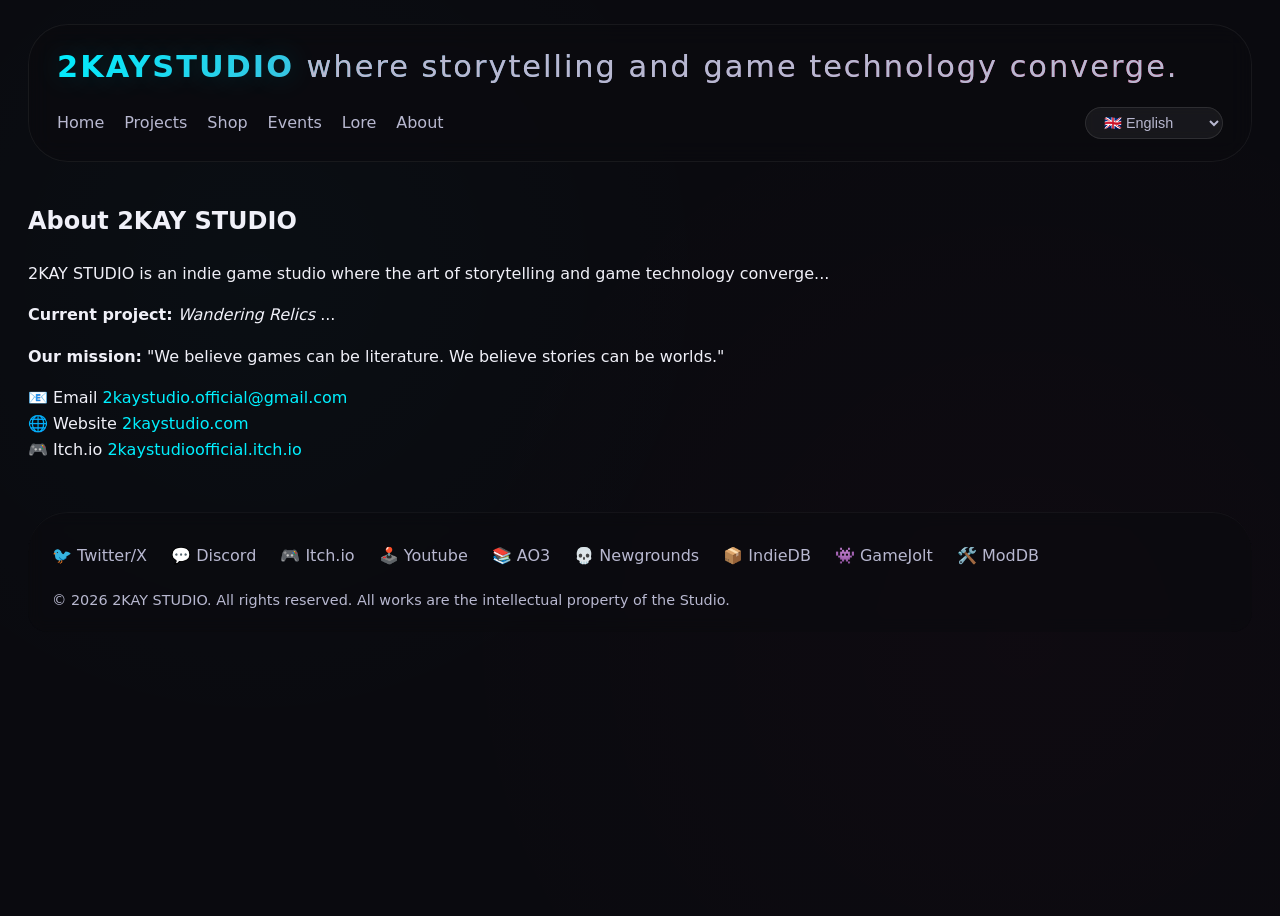
<file: about.html>
<!DOCTYPE html>
<html lang="en">
<head>
    <meta charset="UTF-8" />
    <meta name="viewport" content="width=device-width, initial-scale=1.0" />
    <title>About — 2KAY STUDIO</title>
    <link rel="stylesheet" href="style.css" />
</head>
<body>
<div class="container">
    <header>
            <div class="logo">2KAYSTUDIO 
            <span>where storytelling and game technology converge.</span></div>
            <nav>
                <a href="index.html" data-key="nav-home">Home</a>
                <a href="projects.html" data-key="nav-projects">Projects</a>
                <a href="shop.html" data-key="nav-shop">Shop</a>
                <a href="events.html" data-key="nav-events">Events</a>
                <a href="lore.html" data-key="nav-lore">Lore</a>
                <a href="about.html" data-key="nav-about">About</a>
            </nav>
                <!-- Language Switcher -->
                <select class="lang-switcher" id="langSwitcher">
                    <option value="en">🇬🇧 English</option>
                    <option value="vi">🇻🇳 Tiếng Việt</option>
                    <option value="zh">🇨🇳 中文</option>
                    <option value="ja">🇯🇵 日本語</option>
                    <option value="ru">🇷🇺 Русский</option>
                    <option value="es">🇪🇸 Español</option>
                </select>
            </nav>
        </header>
    <section id="about">
        <h2 data-key="about-title">About 2KAY STUDIO</h2>
        <div class="about-grid">
            <div class="about-text">
                <p data-key="about-p1">2KAY STUDIO is an indie game studio where the art of storytelling and game technology converge...</p>
                <p data-key="about-p2"><strong data-key="about-current-project">Current project:</strong> <em>Wandering Relics</em> ...</p>
                <p data-key="about-mission"><strong data-key="about-mission-label">Our mission:</strong> "We believe games can be literature. We believe stories can be worlds."</p>
            </div>
            <div class="about-meta">
                <div class="meta-item"><span class="label">📧 Email</span> <a href="mailto:2kaystudio.official@gmail.com">2kaystudio.official@gmail.com</a></div>
                <div class="meta-item"><span class="label">🌐 Website</span> <a href="http://2kaystudio.com">2kaystudio.com</a></div>
                <div class="meta-item"><span class="label">🎮 Itch.io</span> <a href="https://2kaystudioofficial.itch.io">2kaystudioofficial.itch.io</a></div>
            </div>
        </div>
    </section>

    <footer id="footer">
    <div class="social-links">
        <a href="https://x.com/2kaystudio">🐦 Twitter/X</a>
        <a href="https://discord.gg/e8jV2uRnZ">💬 Discord</a>
        <a href="https://2kaystudioofficial.itch.io">🎮 Itch.io</a>
        <a href="www.youtube.com/@2KAY_STUDIO">🕹️ Youtube</a>
        <a href="https://archiveofourown.org/users/Sam_Anthos/pseuds/Sam_Anthos">📚 AO3</a>
        <a href="https://www.newgrounds.com/portal/view/1040822">💀 Newgrounds</a>
        <a href="https://www.indiedb.com/members/2kaystudio">📦 IndieDB</a>
        <a href="https://gamejolt.com/@2kaystudio">👾 GameJolt</a>
        <a href="https://www.moddb.com/games/wandering-relics-horror-visual-novel">🛠️ ModDB</a>
    </div>
    <div class="copy">
        © 2026 2KAY STUDIO. All rights reserved. All works are the intellectual property of the Studio.
    </div>
</footer>
</div>
<script>
    document.addEventListener("DOMContentLoaded", function() {
        
        // ----------------------------------------------------
        // 1. Langs
        // ----------------------------------------------------
        const translations = {
            en: { "nav-home": "Home", "nav-projects": "Projects", "nav-shop": "Shop", "nav-events": "Events", "nav-lore": "Lore","nav-gallery": "Gallery", "nav-about": "About Us", "filter-all": "All", "filter-released": "AVAILABLE", "filter-dev": "UNDER DEVELOPMENT" },
            vi: { "nav-home": "Trang Chủ", "nav-projects": "Dự Án", "nav-shop": "Cửa Hàng", "nav-events": "Sự Kiện", "nav-lore": "Cốt Truyện","nav-gallery": "Thư viện ảnh", "nav-about": "Về Chúng Tôi", "filter-all": "Tất Cả", "filter-released": "ĐÃ PHÁT HÀNH", "filter-dev": "ĐANG PHÁT TRIỂN" },
            zh: { "nav-home": "首页", "nav-projects": "项目", "nav-shop": "商店", "nav-events": "活动", "nav-lore": "故事","nav-gallery": "图库", "nav-about": "关于我们", "filter-all": "全部", "filter-released": "现已推出", "filter-dev": "开发中" },
            ja: { "nav-home": "ホーム", "nav-projects": "プロジェクト", "nav-shop": "ショップ", "nav-events": "イベント", "nav-lore": "ロア","nav-gallery": "ギャラリー", "nav-about": "私たちについて", "filter-all": "すべて", "filter-released": "配信中", "filter-dev": "開発中" },
            ru: { "nav-home": "Главная", "nav-projects": "Проекты", "nav-shop": "Магазин", "nav-events": "События", "nav-lore": "Лор","nav-gallery": "Галерея", "nav-about": "О нас", "filter-all": "Все", "filter-released": "ДОСТУПНО", "filter-dev": "В РАЗРАБОТКЕ" },
            es: { "nav-home": "Inicio", "nav-projects": "Proyectos", "nav-shop": "Tienda", "nav-events": "Eventos", "nav-lore": "Lore","nav-gallery": "Galería", "nav-about": "Sobre Nosotros", "filter-all": "Todo", "filter-released": "DISPONIBLE", "filter-dev": "EN DESARROLLO" }
        };

        // Important: Automatically assign an ID 
        let langSelect = document.querySelector('select.language-dropdown') || document.querySelector('select');
        if(langSelect && !langSelect.id) langSelect.id = 'langSwitcher';

        if(langSelect) {
            langSelect.addEventListener('change', function(e) {
                const lang = e.target.value;
                document.querySelectorAll('[data-key]').forEach(el => {
                    const key = el.getAttribute('data-key');
                    if (translations[lang] && translations[lang][key]) {
                        el.textContent = translations[lang][key];
                    }
                });
            });
        }

        // ----------------------------------------------------
        // 2. FILTER TABS
        // ----------------------------------------------------
        const filterBtns = document.querySelectorAll('.filter-tab');
        const projects = document.querySelectorAll('.project-card');

        filterBtns.forEach(btn => {
            btn.addEventListener('click', () => {
                // Remove the old activation and enable the new one.
                filterBtns.forEach(b => b.classList.remove('active'));
                btn.classList.add('active');

                // filter tabs
                const filterValue = btn.getAttribute('data-filter');
                projects.forEach(card => {
                    const status = card.getAttribute('data-status');
                    if (filterValue === 'all' || filterValue === status) {
                        card.style.display = ''; // show again
                    } else {
                        card.style.display = 'none'; // hide
                    }
                });
            });
        });
    });
</script>
</body>
</html>
</file>
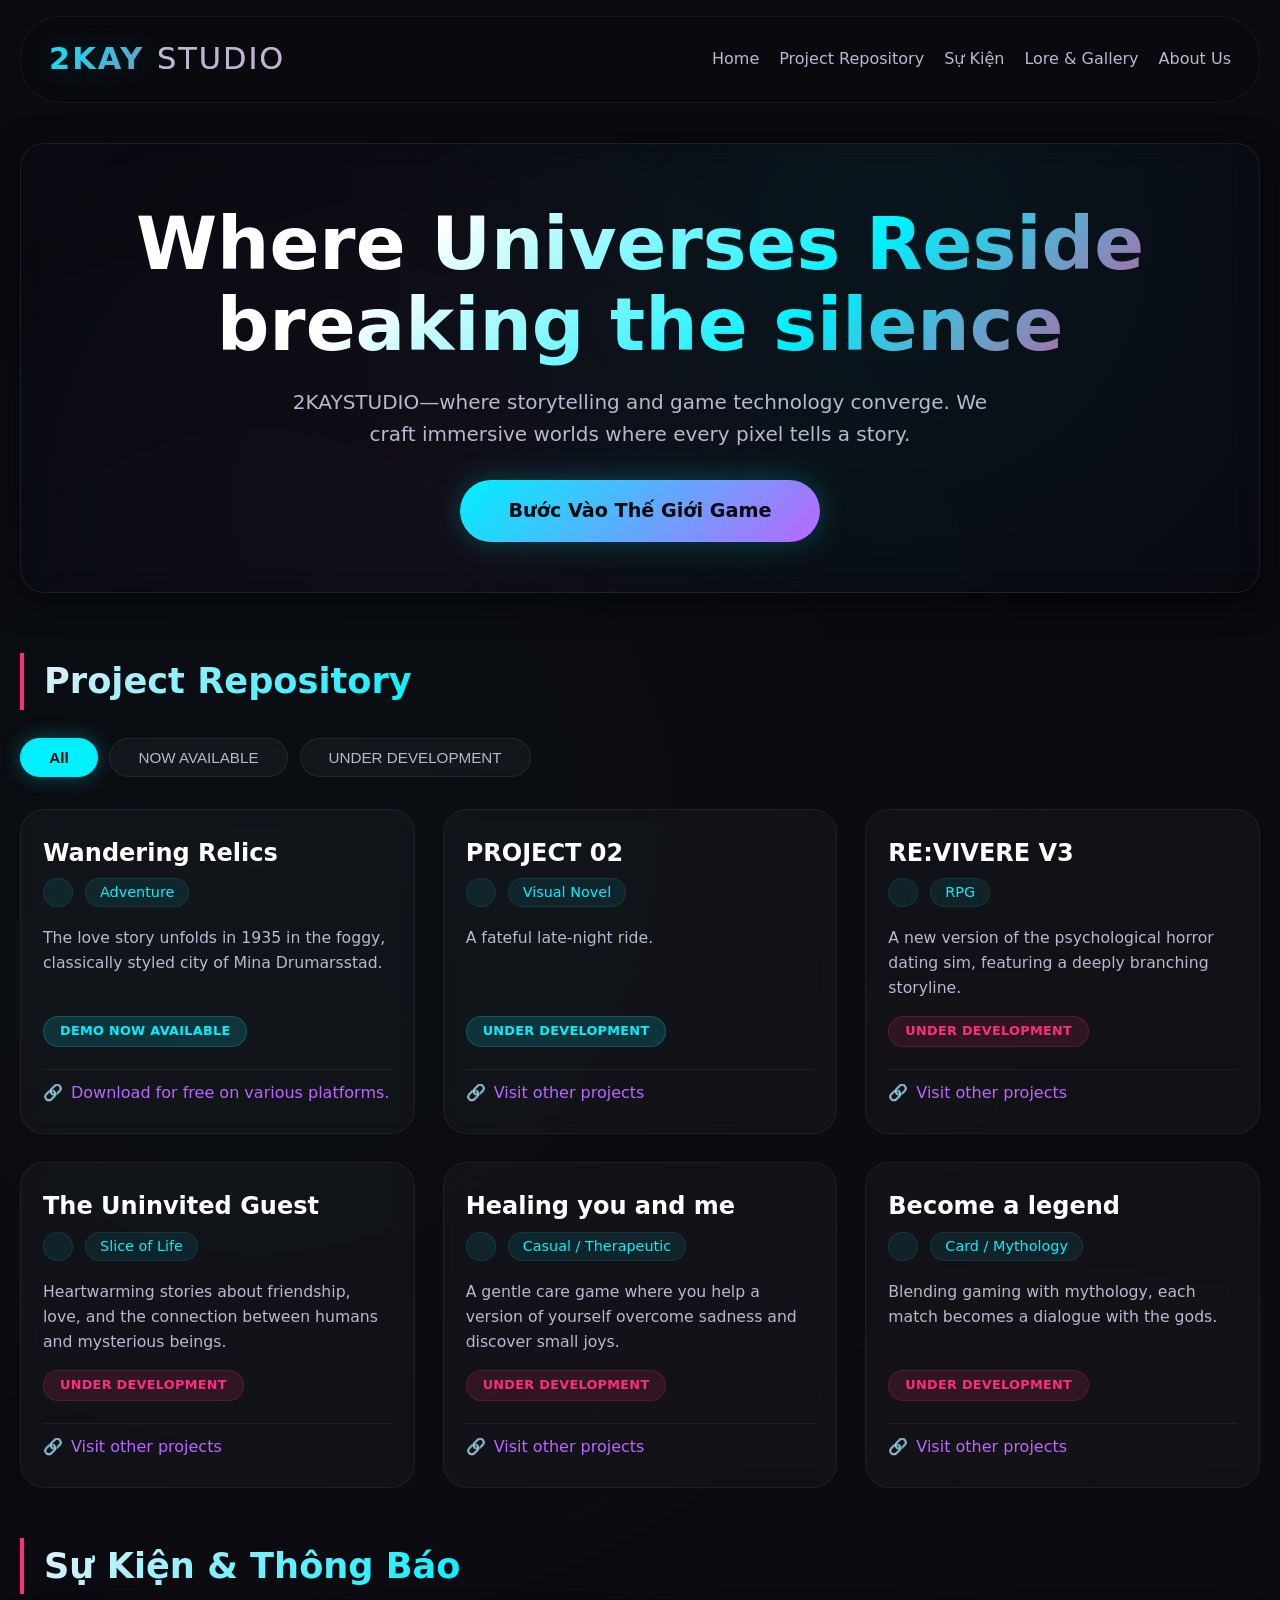
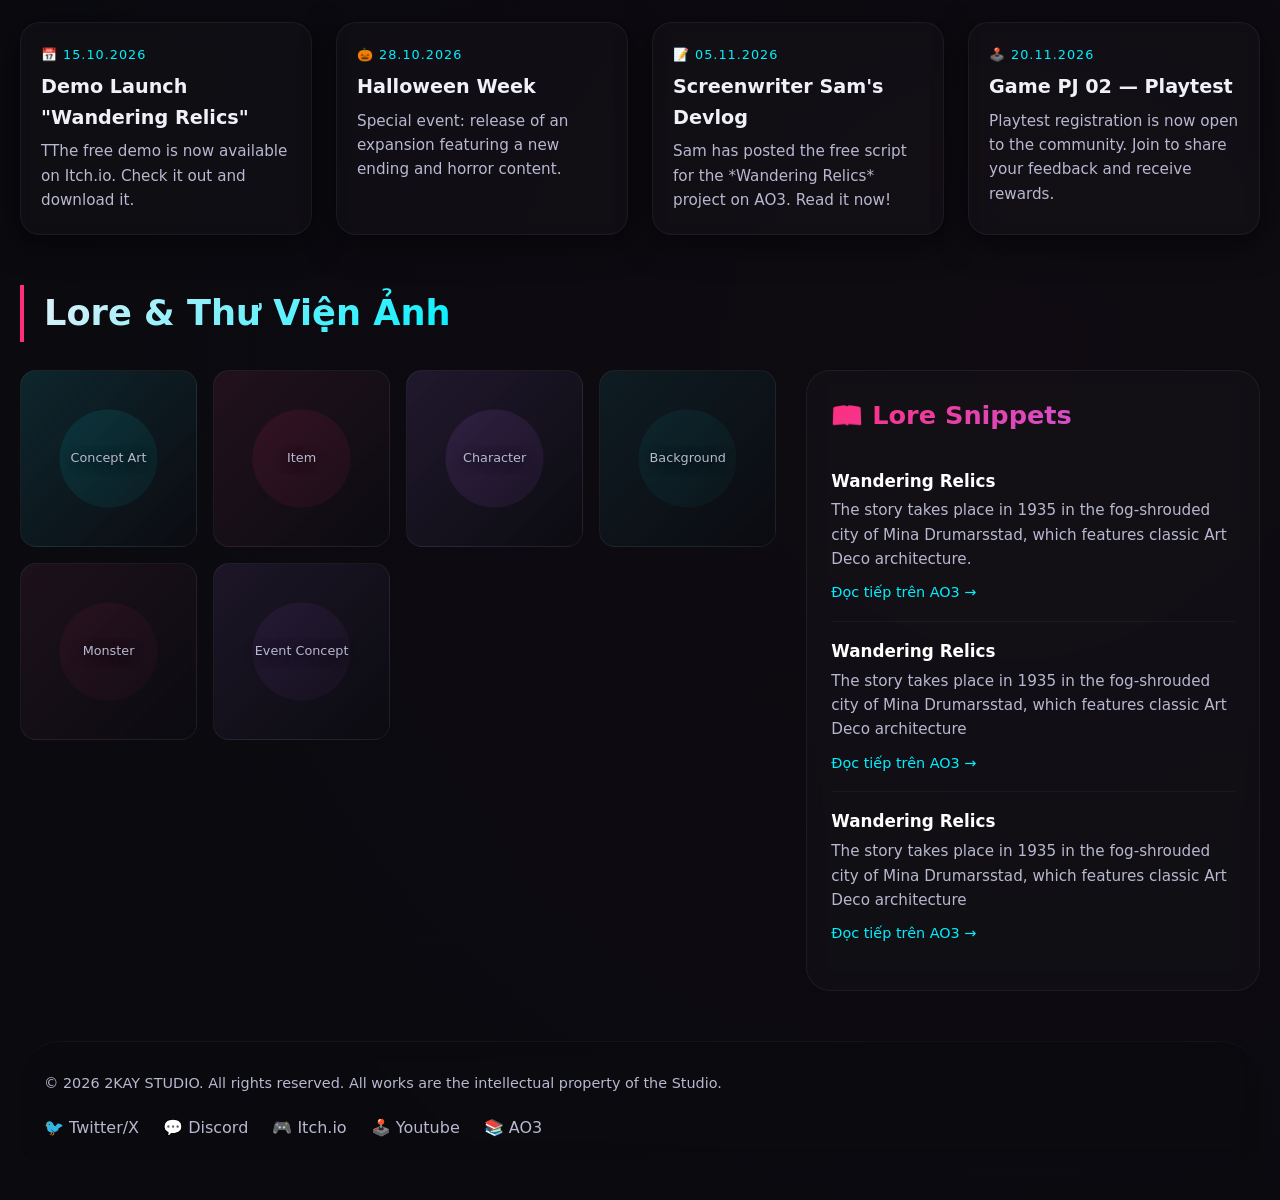
<file: draft.html>
<!DOCTYPE html>
<html lang="EN">
<head>
    <meta charset="UTF-8" />
    <meta name="viewport" content="width=device-width, initial-scale=1.0" />
    <title>2KAY STUDIO — Official Corporate &amp; Portal Site</title>
    <style>
        /* ----- RESET & BASE ----- */
        * {
            margin: 0;
            padding: 0;
            box-sizing: border-box;
        }

        :root {
            --bg-dark: #0a0a0f;
            --glass-bg: rgba(255, 255, 255, 0.04);
            --glass-border: rgba(255, 255, 255, 0.08);
            --neon-cyan: #00f0ff;
            --neon-pink: #ff2d7b;
            --neon-purple: #b967ff;
            --text-white: #f0f0f8;
            --text-soft: #b8b8d0;
            --glow-cyan: 0 0 20px rgba(0, 240, 255, 0.3);
            --glow-pink: 0 0 20px rgba(255, 45, 123, 0.25);
            --radius: 24px;
            --font-sans: 'Segoe UI', system-ui, -apple-system, sans-serif;
        }

        html {
            scroll-behavior: smooth;
        }

        body {
            background: var(--bg-dark);
            background-image: radial-gradient(circle at 20% 30%, rgba(0, 240, 255, 0.02) 0%, transparent 40%),
                radial-gradient(circle at 80% 70%, rgba(255, 45, 123, 0.02) 0%, transparent 50%);
            color: var(--text-white);
            font-family: var(--font-sans);
            line-height: 1.6;
            min-height: 100vh;
            padding: 0 20px;
        }

        a {
            color: var(--neon-cyan);
            text-decoration: none;
            transition: color 0.25s;
        }
        a:hover {
            color: var(--neon-pink);
            text-shadow: var(--glow-pink);
        }

        .container {
            max-width: 1360px;
            margin: 0 auto;
            padding: 16px 0 40px;
        }

        /* ----- GLASSMORPHISM MIXIN ----- */
        .glass {
            background: var(--glass-bg);
            backdrop-filter: blur(14px) saturate(1.4);
            -webkit-backdrop-filter: blur(14px) saturate(1.4);
            border: 1px solid var(--glass-border);
            border-radius: var(--radius);
            box-shadow: 0 8px 32px rgba(0, 0, 0, 0.5);
        }

        .glow-card {
            transition: transform 0.25s ease, box-shadow 0.35s ease, border-color 0.25s;
        }
        .glow-card:hover {
            transform: translateY(-6px);
            border-color: rgba(0, 240, 255, 0.3);
            box-shadow: var(--glow-cyan), 0 12px 40px rgba(0, 0, 0, 0.6);
        }

        /* ----- HEADER ----- */
        header {
            display: flex;
            align-items: center;
            justify-content: space-between;
            flex-wrap: wrap;
            padding: 18px 28px;
            margin-bottom: 40px;
            background: rgba(10, 10, 15, 0.7);
            backdrop-filter: blur(12px);
            -webkit-backdrop-filter: blur(12px);
            border: 1px solid rgba(255, 255, 255, 0.06);
            border-radius: 40px;
        }

        .logo {
            font-size: 1.9rem;
            font-weight: 700;
            letter-spacing: 2px;
            background: linear-gradient(135deg, var(--neon-cyan), var(--neon-pink));
            -webkit-background-clip: text;
            background-clip: text;
            color: transparent;
            text-shadow: 0 0 30px rgba(0, 240, 255, 0.2);
        }
        .logo span {
            font-weight: 300;
            color: var(--text-soft);
            background: none;
            -webkit-background-clip: unset;
            background-clip: unset;
            text-shadow: none;
        }

        nav {
            display: flex;
            flex-wrap: wrap;
            gap: 8px 20px;
        }
        nav a {
            font-size: 1rem;
            font-weight: 500;
            color: var(--text-soft);
            padding: 6px 0;
            border-bottom: 2px solid transparent;
            transition: 0.25s;
        }
        nav a:hover {
            color: var(--text-white);
            border-bottom-color: var(--neon-cyan);
        }

        /* ----- HERO ----- */
        .hero {
            padding: 60px 40px 50px;
            margin-bottom: 60px;
            text-align: center;
            border-radius: var(--radius);
            background: radial-gradient(circle at 70% 20%, rgba(0, 240, 255, 0.05), transparent 60%),
                radial-gradient(circle at 30% 80%, rgba(255, 45, 123, 0.04), transparent 50%);
        }
        .hero h1 {
            font-size: clamp(2.8rem, 8vw, 4.6rem);
            font-weight: 700;
            line-height: 1.1;
            margin-bottom: 20px;
            background: linear-gradient(135deg, #fff 30%, var(--neon-cyan), var(--neon-pink));
            -webkit-background-clip: text;
            background-clip: text;
            color: transparent;
        }
        .hero p {
            font-size: 1.25rem;
            max-width: 720px;
            margin: 0 auto 30px;
            color: var(--text-soft);
        }
        .cta-btn {
            display: inline-block;
            padding: 16px 48px;
            font-size: 1.2rem;
            font-weight: 600;
            border-radius: 60px;
            background: linear-gradient(135deg, var(--neon-cyan), var(--neon-purple));
            color: #0a0a0f;
            box-shadow: 0 0 30px rgba(0, 240, 255, 0.25);
            transition: 0.3s;
            border: none;
            cursor: pointer;
        }
        .cta-btn:hover {
            transform: scale(1.04);
            box-shadow: 0 0 50px rgba(0, 240, 255, 0.5);
            color: #0a0a0f;
        }

        /* ----- SECTION TITLE ----- */
        .section-title {
            font-size: 2.2rem;
            font-weight: 600;
            margin-bottom: 28px;
            display: inline-block;
            background: linear-gradient(135deg, var(--text-white), var(--neon-cyan));
            -webkit-background-clip: text;
            background-clip: text;
            color: transparent;
            border-left: 4px solid var(--neon-pink);
            padding-left: 20px;
        }

        /* ----- PROJECT HUB (FILTER + CARDS) ----- */
        .filter-tabs {
            display: flex;
            flex-wrap: wrap;
            gap: 12px;
            margin-bottom: 32px;
        }
        .filter-tab {
            padding: 10px 28px;
            border-radius: 40px;
            background: rgba(255, 255, 255, 0.04);
            border: 1px solid rgba(255, 255, 255, 0.08);
            color: var(--text-soft);
            font-weight: 500;
            cursor: pointer;
            transition: 0.25s;
            font-size: 0.95rem;
            backdrop-filter: blur(4px);
        }
        .filter-tab:hover {
            background: rgba(0, 240, 255, 0.08);
            color: #fff;
        }
        .filter-tab.active {
            background: var(--neon-cyan);
            color: #0a0a0f;
            border-color: var(--neon-cyan);
            box-shadow: var(--glow-cyan);
            font-weight: 600;
        }

        .projects-grid {
            display: grid;
            grid-template-columns: repeat(auto-fill, minmax(300px, 1fr));
            gap: 28px;
            margin-bottom: 50px;
        }

        .project-card {
            padding: 24px 22px 28px;
            background: rgba(255, 255, 255, 0.03);
            backdrop-filter: blur(8px);
            -webkit-backdrop-filter: blur(8px);
            border: 1px solid rgba(255, 255, 255, 0.06);
            border-radius: var(--radius);
            transition: 0.3s;
            display: flex;
            flex-direction: column;
        }
        .project-card.hidden {
            display: none;
        }
        .project-card .card-title {
            font-size: 1.5rem;
            font-weight: 600;
            margin-bottom: 6px;
            color: #fff;
        }
        .project-card .card-meta {
            font-size: 0.9rem;
            color: var(--neon-cyan);
            margin-bottom: 10px;
            display: flex;
            gap: 12px;
            flex-wrap: wrap;
        }
        .project-card .card-meta span {
            background: rgba(0, 240, 255, 0.08);
            padding: 2px 14px;
            border-radius: 20px;
            border: 1px solid rgba(0, 240, 255, 0.1);
        }
        .project-card .card-desc {
            color: var(--text-soft);
            font-size: 0.98rem;
            flex: 1;
            margin: 8px 0 16px;
        }
        .project-card .card-status {
            display: inline-block;
            padding: 4px 16px;
            border-radius: 30px;
            font-size: 0.8rem;
            font-weight: 600;
            letter-spacing: 0.3px;
            text-transform: uppercase;
            margin-bottom: 16px;
            align-self: flex-start;
        }
        .status-released {
            background: rgba(0, 240, 255, 0.15);
            color: var(--neon-cyan);
            border: 1px solid rgba(0, 240, 255, 0.2);
        }
        .status-dev {
            background: rgba(255, 45, 123, 0.12);
            color: var(--neon-pink);
            border: 1px solid rgba(255, 45, 123, 0.2);
        }
        .project-card .card-link {
            font-weight: 500;
            padding: 10px 0 0;
            border-top: 1px solid rgba(255, 255, 255, 0.06);
            margin-top: 6px;
            display: inline-flex;
            align-items: center;
            gap: 8px;
        }
        .project-card .card-link a {
            color: var(--neon-purple);
        }
        .project-card .card-link a:hover {
            color: var(--neon-pink);
        }

        /* ----- EVENTS & ANNOUNCEMENTS ----- */
        .events-grid {
            display: grid;
            grid-template-columns: repeat(auto-fill, minmax(260px, 1fr));
            gap: 24px;
            margin-bottom: 50px;
        }
        .event-item {
            padding: 22px 20px;
            background: rgba(255, 255, 255, 0.02);
            backdrop-filter: blur(6px);
            -webkit-backdrop-filter: blur(6px);
            border: 1px solid rgba(255, 255, 255, 0.05);
            border-radius: 20px;
            transition: 0.25s;
        }
        .event-item:hover {
            border-color: rgba(255, 45, 123, 0.2);
            box-shadow: var(--glow-pink);
        }
        .event-item .event-date {
            font-size: 0.8rem;
            color: var(--neon-cyan);
            letter-spacing: 1px;
            text-transform: uppercase;
            margin-bottom: 6px;
        }
        .event-item h4 {
            font-size: 1.2rem;
            margin-bottom: 6px;
        }
        .event-item p {
            color: var(--text-soft);
            font-size: 0.95rem;
        }

        /* ----- LORE & GALLERY ----- */
        .lore-gallery-wrap {
            display: grid;
            grid-template-columns: 2fr 1.2fr;
            gap: 30px;
            margin-bottom: 50px;
        }
        @media (max-width: 860px) {
            .lore-gallery-wrap {
                grid-template-columns: 1fr;
            }
        }

        .gallery-grid {
            display: grid;
            grid-template-columns: repeat(auto-fill, minmax(140px, 1fr));
            gap: 16px;
        }
        .gallery-item {
            aspect-ratio: 1 / 1;
            background: rgba(255, 255, 255, 0.04);
            border-radius: 16px;
            border: 1px solid rgba(255, 255, 255, 0.06);
            display: flex;
            align-items: center;
            justify-content: center;
            font-size: 0.8rem;
            color: var(--text-soft);
            transition: 0.25s;
            background-size: cover;
            background-position: center;
            text-shadow: 0 2px 12px rgba(0, 0, 0, 0.8);
            font-weight: 500;
            padding: 8px;
            text-align: center;
        }
        .gallery-item:hover {
            border-color: var(--neon-cyan);
            box-shadow: var(--glow-cyan);
            transform: scale(1.02);
        }
        .gallery-item .placeholder-icon {
            font-size: 2.4rem;
            opacity: 0.5;
        }

        .lore-snippets {
            padding: 24px 24px 28px;
            background: rgba(255, 255, 255, 0.02);
            backdrop-filter: blur(8px);
            -webkit-backdrop-filter: blur(8px);
            border: 1px solid rgba(255, 255, 255, 0.06);
            border-radius: var(--radius);
        }
        .lore-snippets h3 {
            font-size: 1.6rem;
            margin-bottom: 16px;
            background: linear-gradient(135deg, var(--neon-pink), var(--neon-purple));
            -webkit-background-clip: text;
            background-clip: text;
            color: transparent;
        }
        .lore-snippet {
            padding: 16px 0;
            border-bottom: 1px solid rgba(255, 255, 255, 0.04);
        }
        .lore-snippet:last-child {
            border-bottom: none;
        }
        .lore-snippet .snippet-title {
            font-weight: 600;
            font-size: 1.05rem;
            color: #fff;
        }
        .lore-snippet .snippet-excerpt {
            color: var(--text-soft);
            font-size: 0.95rem;
            margin: 4px 0 8px;
        }
        .lore-snippet .snippet-link {
            font-size: 0.9rem;
            color: var(--neon-cyan);
        }

        /* ----- FOOTER ----- */
        footer {
            margin-top: 50px;
            padding: 30px 24px 20px;
            border-top: 1px solid rgba(255, 255, 255, 0.04);
            display: flex;
            flex-wrap: wrap;
            justify-content: space-between;
            align-items: center;
            gap: 20px;
            background: rgba(10, 10, 15, 0.5);
            backdrop-filter: blur(8px);
            border-radius: 40px 40px 20px 20px;
        }
        footer .copy {
            color: var(--text-soft);
            font-size: 0.9rem;
        }
        .social-links {
            display: flex;
            flex-wrap: wrap;
            gap: 16px 24px;
        }
        .social-links a {
            font-weight: 500;
            color: var(--text-soft);
            transition: 0.2s;
        }
        .social-links a:hover {
            color: var(--neon-cyan);
            text-shadow: var(--glow-cyan);
        }

        /* ----- RESPONSIVE TWEAKS ----- */
        @media (max-width: 640px) {
            header {
                flex-direction: column;
                align-items: stretch;
                gap: 14px;
                padding: 18px 20px;
            }
            nav {
                justify-content: center;
            }
            .hero {
                padding: 40px 20px 36px;
            }
            .hero h1 {
                font-size: 2.4rem;
            }
            .projects-grid {
                grid-template-columns: 1fr;
            }
            .filter-tabs {
                justify-content: center;
            }
            .section-title {
                font-size: 1.7rem;
            }
            footer {
                flex-direction: column;
                text-align: center;
            }
        }
    </style>
</head>
<body>
    <div class="container">

        <!-- ===== HEADER ===== -->
        <header>
            <div class="logo">2KAY <span>STUDIO</span></div>
            <nav>
                <a href="#hero">Home</a>
                <a href="#projects">Project Repository</a>
                <a href="#events">Sự Kiện</a>
                <a href="#lore-gallery">Lore &amp; Gallery</a>
                <a href="#footer">About Us</a>
            </nav>
        </header>

        <!-- ===== HERO ===== -->
        <section id="hero" class="hero glass">
            <h1>Where Universes Reside<br />breaking the silence</h1>
            <p>
                2KAYSTUDIO—where storytelling and game technology converge.
                We craft immersive worlds where every pixel tells a story.
            </p>
            <a href="#projects" class="cta-btn">Bước Vào Thế Giới Game</a>
        </section>

        <!-- ===== PROJECT HUB ===== -->
        <section id="projects">
            <h2 class="section-title">Project Repository</h2>

            <!-- Filter Tabs -->
            <div class="filter-tabs" id="filterTabs">
                <button class="filter-tab active" data-filter="all">All</button>
                <button class="filter-tab" data-filter="released">NOW AVAILABLE</button>
                <button class="filter-tab" data-filter="dev">UNDER DEVELOPMENT</button>
            </div>

            <!-- Projects Grid -->
            <div class="projects-grid" id="projectsGrid">

                <!-- Wandering Relics -->
                <div class="project-card glow-card" data-status="released">
                    <div class="card-title">Wandering Relics</div>
                    <div class="card-meta"><span></span><span>Adventure</span></div>
                    <div class="card-desc">The love story unfolds in 1935 in the foggy, classically styled city of Mina Drumarsstad.</div>
                    <span class="card-status status-released">DEMO NOW AVAILABLE</span>
                    <div class="card-link">🔗 <a href="#">Download for free on various platforms.</a></div>
                </div>

                <!-- PROJECT 02 -->
                <div class="project-card glow-card" data-status="under development">
                    <div class="card-title">PROJECT 02</div>
                    <div class="card-meta"><span></span><span>Visual Novel</span></div>
                    <div class="card-desc">A fateful late-night ride.</div>
                    <span class="card-status status-released">UNDER DEVELOPMENT</span>
                    <div class="card-link">🔗 <a href="#">Visit other projects</a></div>
                </div>

                <!-- PROJECT 03 -->
                <div class="project-card glow-card" data-status="dev">
                    <div class="card-title">RE:VIVERE V3</div>
                    <div class="card-meta"><span></span><span>RPG</span></div>
                    <div class="card-desc">A new version of the psychological horror dating sim, featuring a deeply branching storyline.</div>
                    <span class="card-status status-dev">UNDER DEVELOPMENT</span>
                    <div class="card-link">🔗 <a href="#">Visit other projects</a></div>
                </div>

                <!-- PROJECT 04 -->
                <div class="project-card glow-card" data-status="dev">
                    <div class="card-title">The Uninvited Guest</div>
                    <div class="card-meta"><span></span><span>Slice of Life</span></div>
                    <div class="card-desc">Heartwarming stories about friendship, love, and the connection between humans and mysterious beings.</div>
                    <span class="card-status status-dev">UNDER DEVELOPMENT</span>
                    <div class="card-link">🔗 <a href="#">Visit other projects</a></div>
                </div>

                <!--PROJECT 05 -->
                <div class="project-card glow-card" data-status="dev">
                    <div class="card-title">Healing you and me</div>
                    <div class="card-meta"><span></span><span>Casual / Therapeutic</span></div>
                    <div class="card-desc">A gentle care game where you help a version of yourself overcome sadness and discover small joys.</div>
                    <span class="card-status status-dev">UNDER DEVELOPMENT</span>
                    <div class="card-link">🔗 <a href="#">Visit other projects</a></div>
                </div>

                <!-- PROJECT 06 -->
                <div class="project-card glow-card" data-status="dev">
                    <div class="card-title">Become a legend</div>
                    <div class="card-meta"><span></span><span>Card / Mythology</span></div>
                    <div class="card-desc">Blending gaming with mythology, each match becomes a dialogue with the gods.</div>
                    <span class="card-status status-dev">UNDER DEVELOPMENT</span>
                    <div class="card-link">🔗 <a href="#">Visit other projects</a></div>
                </div>

            </div>
        </section>

        <!-- ===== EVENTS & ANNOUNCEMENTS ===== -->
        <section id="events">
            <h2 class="section-title">Sự Kiện &amp; Thông Báo</h2>
            <div class="events-grid">
                <div class="event-item glass">
                    <div class="event-date">📅 15.10.2026</div>
                    <h4>Demo Launch &quot;Wandering Relics&quot;</h4>
                    <p>TThe free demo is now available on Itch.io. Check it out and download it.</p>
                </div>
                <div class="event-item glass">
                    <div class="event-date">🎃 28.10.2026</div>
                    <h4>Halloween Week</h4>
                    <p>Special event: release of an expansion featuring a new ending and horror content.</p>
                </div>
                <div class="event-item glass">
                    <div class="event-date">📝 05.11.2026</div>
                    <h4>Screenwriter Sam's Devlog</h4>
                    <p>Sam has posted the free script for the *Wandering Relics* project on AO3. Read it now!</p>
                </div>
                <div class="event-item glass">
                    <div class="event-date">🕹️ 20.11.2026</div>
                    <h4>Game PJ 02 — Playtest</h4>
                    <p>Playtest registration is now open to the community. Join to share your feedback and receive rewards.</p>
                </div>
            </div>
        </section>

        <!-- ===== LORE & GALLERY ===== -->
        <section id="lore-gallery">
            <h2 class="section-title">Lore &amp; Thư Viện Ảnh</h2>
            <div class="lore-gallery-wrap">

                <!-- Gallery -->
                <div>
                    <div class="gallery-grid">
                        <div class="gallery-item" style="background-image: linear-gradient(135deg, rgba(0,240,255,0.1), rgba(10,10,15,0.7)), url('[data-uri]');">
                            <span>Concept Art</span>
                        </div>
                        <div class="gallery-item" style="background-image: linear-gradient(135deg, rgba(255,45,123,0.08), rgba(10,10,15,0.7)), url('[data-uri]');">
                            <span>Item</span>
                        </div>
                        <div class="gallery-item" style="background-image: linear-gradient(135deg, rgba(185,103,255,0.1), rgba(10,10,15,0.7)), url('[data-uri]');">
                            <span>Character</span>
                        </div>
                        <div class="gallery-item" style="background-image: linear-gradient(135deg, rgba(0,240,255,0.06), rgba(10,10,15,0.8)), url('[data-uri]');">
                            <span>Background</span>
                        </div>
                        <div class="gallery-item" style="background-image: linear-gradient(135deg, rgba(255,45,123,0.06), rgba(10,10,15,0.8)), url('[data-uri]');">
                            <span>Monster</span>
                        </div>
                        <div class="gallery-item" style="background-image: linear-gradient(135deg, rgba(185,103,255,0.08), rgba(10,10,15,0.8)), url('[data-uri]');">
                            <span>Event Concept</span>
                        </div>
                    </div>
                </div>

                <!-- Lore Snippets -->
                <div class="lore-snippets">
                    <h3>📖 Lore Snippets</h3>
                    <div class="lore-snippet">
                        <div class="snippet-title">Wandering Relics</div>
                        <div class="snippet-excerpt">The story takes place in 1935 in the fog-shrouded city of Mina Drumarsstad, which features classic Art Deco architecture.</div>
                        <a href="#" class="snippet-link">Đọc tiếp trên AO3 →</a>
                    </div>
                    <div class="lore-snippet">
                        <div class="snippet-title">Wandering Relics</div>
                        <div class="snippet-excerpt">The story takes place in 1935 in the fog-shrouded city of Mina Drumarsstad, which features classic Art Deco architecture</div>
                        <a href="#" class="snippet-link">Đọc tiếp trên AO3 →</a>
                    </div>
                    <div class="lore-snippet">
                        <div class="snippet-title">Wandering Relics</div>
                        <div class="snippet-excerpt">The story takes place in 1935 in the fog-shrouded city of Mina Drumarsstad, which features classic Art Deco architecture</div>
                        <a href="#" class="snippet-link">Đọc tiếp trên AO3 →</a>
                    </div>
                </div>
            </div>
        </section>

        <!-- ===== FOOTER ===== -->
        <footer id="footer">
            <div class="copy">© 2026 2KAY STUDIO. All rights reserved. All works are the intellectual property of the Studio.</div>
            <div class="social-links">
                <a href="#">🐦 Twitter/X</a>
                <a href="#">💬 Discord</a>
                <a href="#">🎮 Itch.io</a>
                <a href="#">🕹️ Youtube</a>
                <a href="#">📚 AO3</a>
            </div>
        </footer>

    </div>

    <!-- ===== JAVASCRIPT ===== -->
    <script>
        (function() {
            'use strict';

            // ----- FILTER PROJECTS -----
            const tabs = document.querySelectorAll('.filter-tab');
            const cards = document.querySelectorAll('.project-card');

            function filterProjects(filter) {
                cards.forEach(card => {
                    const status = card.getAttribute('data-status');
                    if (filter === 'all' || status === filter) {
                        card.classList.remove('hidden');
                    } else {
                        card.classList.add('hidden');
                    }
                });
            }

            tabs.forEach(tab => {
                tab.addEventListener('click', function() {
                    // update active tab
                    tabs.forEach(t => t.classList.remove('active'));
                    this.classList.add('active');

                    const filter = this.getAttribute('data-filter');
                    filterProjects(filter);
                });
            });

            // ----- SMOOTH SCROLL (optional) -----
            document.querySelectorAll('a[href^="#"]').forEach(anchor => {
                anchor.addEventListener('click', function(e) {
                    const targetId = this.getAttribute('href');
                    if (targetId === '#') return;
                    const targetEl = document.querySelector(targetId);
                    if (targetEl) {
                        e.preventDefault();
                        targetEl.scrollIntoView({ behavior: 'smooth', block: 'start' });
                    }
                });
            });

            // (DEMO) click CTA scroll to projects
            const cta = document.querySelector('.cta-btn');
            if (cta) {
                cta.addEventListener('click', function(e) {
                    e.preventDefault();
                    const projectsSection = document.getElementById('projects');
                    if (projectsSection) {
                        projectsSection.scrollIntoView({ behavior: 'smooth', block: 'start' });
                    }
                });
            }

        })();
    </script>
</body>
</html>
</file>
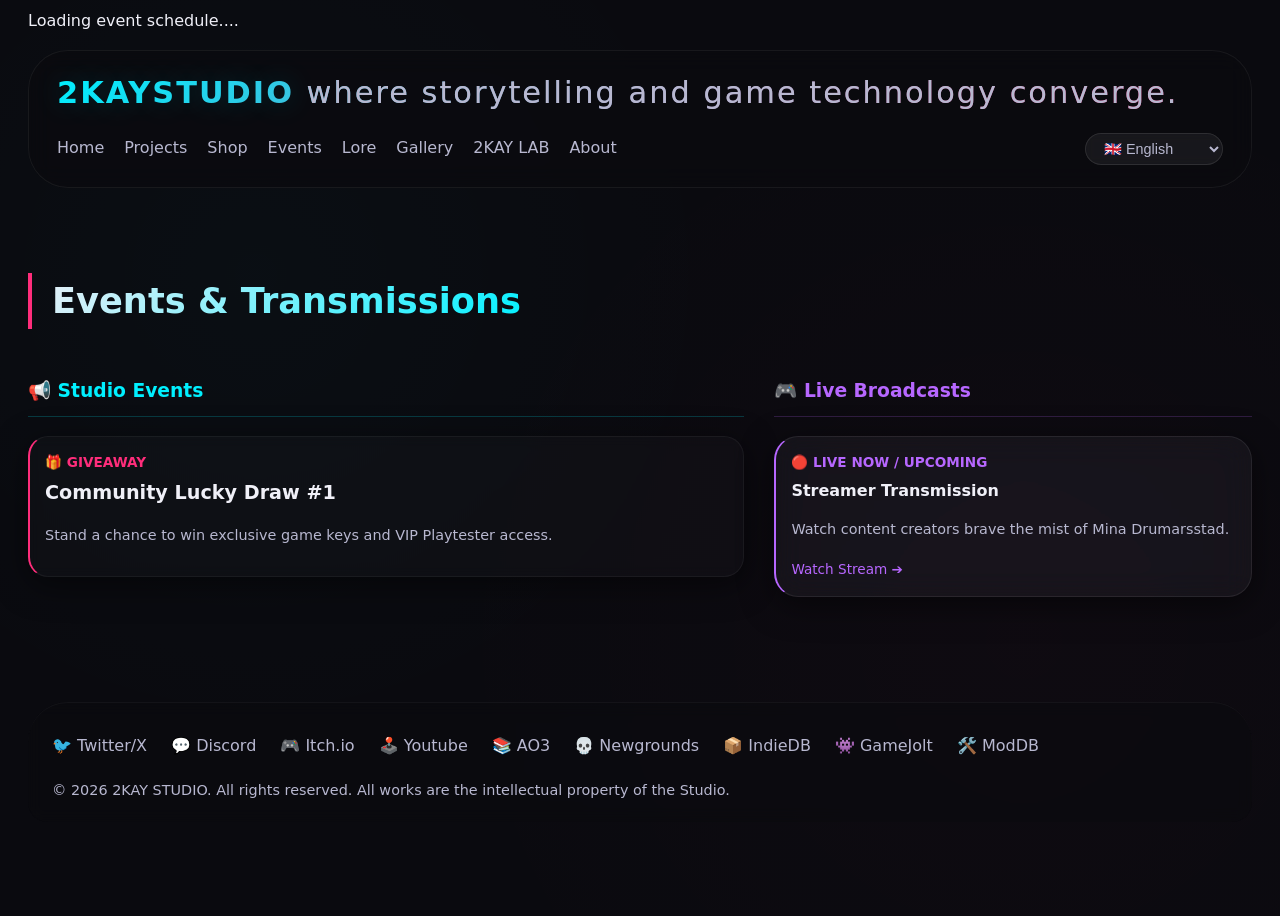
<file: events.html>
<!DOCTYPE html>
<html lang="en">
<head>
    <meta charset="UTF-8" />
    <meta name="viewport" content="width=device-width, initial-scale=1.0" />
    <title>Events — 2KAY STUDIO</title>
    <link rel="stylesheet" href="style.css" />
</head>
    <div id="events-container">Loading event schedule....</div>

<script>
  async function loadEvents() {
    const container = document.getElementById('events-container');
    try {
      const response = await fetch('https://api.github.com/repos/bngocchau93-commits/2kay-official/contents/_events');
      if (!response.ok) throw new Error('Unable to load the event.');
      const files = await response.json();
      
      container.innerHTML = '';
      
      for (const file of files) {
        const resDetail = await fetch(file.download_url);
        const content = await resDetail.text();
        const matches = content.match(/---([\s\S]*?)---/);
        
        if (matches) {
          const lines = matches[1].split('\n');
          const info = {};
          lines.forEach(line => {
            const [key, ...val] = line.split(':');
            if (key) info[key.trim()] = val.join(':').trim();
          });

          const eventCard = document.createElement('div');
          eventCard.className = `event-card ${info.category === '🎮 Streamer Live Broadcast' ? 'live' : 'studio'}`;
          eventCard.innerHTML = `
            <span class="badge" style="background:#ff4757; color:#fff; padding:2px 6px; border-radius:4px;">${info.category}</span>
            <h3>${info.title}</h3>
            <p><strong>Time:</strong> ${info.date}</p>
            <p>${info.description || ''}</p>
            ${info.link ? `<a href="${info.link}" target="_blank" style="color:#1e90ff;">View details / Join now</a>` : ''}
            <hr style="border:0; border-top:1px solid #eee; margin:15px 0;">
          `;
          container.appendChild(eventCard);
        }
      }
    } catch (error) {
      container.innerHTML = 'There's an error loading the event calendar, Boss!';
    }
  }
  document.addEventListener('DOMContentLoaded', loadEvents);
</script>
<body>
<div class="container">
    <header>
            <div class="logo">2KAYSTUDIO 
            <span>where storytelling and game technology converge.</span></div>
          
            <nav>
                <a href="index.html" data-key="nav-home">Home</a>
                <a href="projects.html" data-key="nav-projects">Projects</a>
                <a href="shop.html" data-key="nav-shop">Shop</a>
                <a href="events.html" data-key="nav-events">Events</a>
                <a href="lore.html" data-key="nav-lore">Lore</a>
                <a href="gallery.html" data-key="nav-gallery">Gallery</a>
                <a href="lab.html" data-key="nav-lab">2KAY LAB</a>
                <a href="about.html" data-key="nav-about">About</a>
            </nav>
        
                <!-- Language Switcher -->
                <select class="lang-switcher" id="langSwitcher">
                    <option value="en">🇬🇧 English</option>
                    <option value="vi">🇻🇳 Tiếng Việt</option>
                    <option value="zh">🇨🇳 中文</option>
                    <option value="ja">🇯🇵 日本語</option>
                    <option value="ru">🇷🇺 Русский</option>
                    <option value="es">🇪🇸 Español</option>
                </select>
            </nav>
        </header>
<section id="events" class="section">
    <div class="container">
        <h2 class="section-title">Events & Transmissions</h2>
        
        <div style="display: grid; grid-template-columns: 1.2fr 0.8fr; gap: 30px;" class="events-grid-layout">
            <!-- Left column: Studio Events -->
            <div class="events-studio">
                <h3 style="color: #00f0ff; border-bottom: 1px solid rgba(0,240,255,0.2); padding-bottom: 10px;">📢 Studio Events</h3>
                <div class="events-timeline">
                    <div class="event-item glass" style="border-left: 2px solid #ff2d7b; padding: 15px; margin-bottom: 15px;">
                        <div style="color: #ff2d7b; font-size: 0.85rem; font-weight: bold;">🎁 GIVEAWAY</div>
                        <h4 style="margin: 5px 0;">Community Lucky Draw #1</h4>
                        <p style="color: #b8b8d0; font-size: 0.9rem;">Stand a chance to win exclusive game keys and VIP Playtester access.</p>
                    </div>
                </div>
            </div>
            
            <!-- Right column: Streamer Schedule-->
            <div class="events-streamers">
                <h3 style="color: #b767ff; border-bottom: 1px solid rgba(183,103,255,0.2); padding-bottom: 10px;">🎮 Live Broadcasts</h3>
                <div class="stream-list">
                    <div class="stream-item glass" style="border-left: 2px solid #b767ff; padding: 15px; margin-bottom: 15px;">
                        <div style="color: #b767ff; font-size: 0.85rem; font-weight: bold;">🔴 LIVE NOW / UPCOMING</div>
                        <h4 style="margin: 5px 0;">Streamer Transmission</h4>
                        <p style="color: #b8b8d0; font-size: 0.9rem;">Watch content creators brave the mist of Mina Drumarsstad.</p>
                        <a href="https://twitch.tv" target="_blank" style="color: #b767ff; font-size: 0.85rem; text-decoration: none;">Watch Stream ➔</a>
                    </div>
                </div>
            </div>
        </div>
    </div>
</section>

    <footer id="footer">
    <div class="social-links">
        <a href="https://x.com/2kaystudio">🐦 Twitter/X</a>
        <a href="https://discord.gg/e8jV2uRnZ">💬 Discord</a>
        <a href="https://2kaystudioofficial.itch.io">🎮 Itch.io</a>
        <a href="https://www.youtube.com/@2KAY_STUDIO">🕹️ Youtube</a>
        <a href="https://archiveofourown.org/users/Sam_Anthos/pseuds/Sam_Anthos">📚 AO3</a>
        <a href="https://www.newgrounds.com/portal/view/1040822">💀 Newgrounds</a>
        <a href="https://www.indiedb.com/members/2kaystudio">📦 IndieDB</a>
        <a href="https://gamejolt.com/@2kaystudio">👾 GameJolt</a>
        <a href="https://www.moddb.com/games/wandering-relics-horror-visual-novel">🛠️ ModDB</a>
    </div>
    <div class="copy">
        © 2026 2KAY STUDIO. All rights reserved. All works are the intellectual property of the Studio.
    </div>
</footer>
</div>
<script>
    document.addEventListener("DOMContentLoaded", function() {
        
        // ----------------------------------------------------
        // 1. Langs
        // ----------------------------------------------------
        const translations = {
            en: { "nav-home": "Home", "nav-projects": "Projects", "nav-shop": "Shop", "nav-events": "Events", "nav-lore": "Lore","nav-gallery": "Gallery", "nav-about": "About Us", "filter-all": "All", "filter-released": "AVAILABLE", "filter-dev": "UNDER DEVELOPMENT" },
            vi: { "nav-home": "Trang Chủ", "nav-projects": "Dự Án", "nav-shop": "Cửa Hàng", "nav-events": "Sự Kiện", "nav-lore": "Cốt Truyện","nav-gallery": "Thư viện ảnh", "nav-about": "Về Chúng Tôi", "filter-all": "Tất Cả", "filter-released": "ĐÃ PHÁT HÀNH", "filter-dev": "ĐANG PHÁT TRIỂN" },
            zh: { "nav-home": "首页", "nav-projects": "项目", "nav-shop": "商店", "nav-events": "活动", "nav-lore": "故事","nav-gallery": "图库", "nav-about": "关于我们", "filter-all": "全部", "filter-released": "现已推出", "filter-dev": "开发中" },
            ja: { "nav-home": "ホーム", "nav-projects": "プロジェクト", "nav-shop": "ショップ", "nav-events": "イベント", "nav-lore": "ロア","nav-gallery": "ギャラリー", "nav-about": "私たちについて", "filter-all": "すべて", "filter-released": "配信中", "filter-dev": "開発中" },
            ru: { "nav-home": "Главная", "nav-projects": "Проекты", "nav-shop": "Магазин", "nav-events": "События", "nav-lore": "Лор","nav-gallery": "Галерея", "nav-about": "О нас", "filter-all": "Все", "filter-released": "ДОСТУПНО", "filter-dev": "В РАЗРАБОТКЕ" },
            es: { "nav-home": "Inicio", "nav-projects": "Proyectos", "nav-shop": "Tienda", "nav-events": "Eventos", "nav-lore": "Lore","nav-gallery": "Galería", "nav-about": "Sobre Nosotros", "filter-all": "Todo", "filter-released": "DISPONIBLE", "filter-dev": "EN DESARROLLO" }
        };

        // Important: Automatically assign an ID to the select tag if it doesn't already have one.
        let langSelect = document.querySelector('select.language-dropdown') || document.querySelector('select');
        if(langSelect && !langSelect.id) langSelect.id = 'langSwitcher';

        if(langSelect) {
            langSelect.addEventListener('change', function(e) {
                const lang = e.target.value;
                document.querySelectorAll('[data-key]').forEach(el => {
                    const key = el.getAttribute('data-key');
                    if (translations[lang] && translations[lang][key]) {
                        el.textContent = translations[lang][key];
                    }
                });
            });
        }

        // ----------------------------------------------------
        // 2. FILTER TABS
        // ----------------------------------------------------
        const filterBtns = document.querySelectorAll('.filter-tab');
        const projects = document.querySelectorAll('.project-card');

        filterBtns.forEach(btn => {
            btn.addEventListener('click', () => {
                //Delete the old activation, activate the new activation.
                filterBtns.forEach(b => b.classList.remove('active'));
                btn.classList.add('active');

                // filter tabs
                const filterValue = btn.getAttribute('data-filter');
                projects.forEach(card => {
                    const status = card.getAttribute('data-status');
                    if (filterValue === 'all' || filterValue === status) {
                        card.style.display = ''; // show again 
                    } else {
                        card.style.display = 'none'; // hide
                    }
                });
            });
        });
    });
</script>
</body>
</html>
</file>
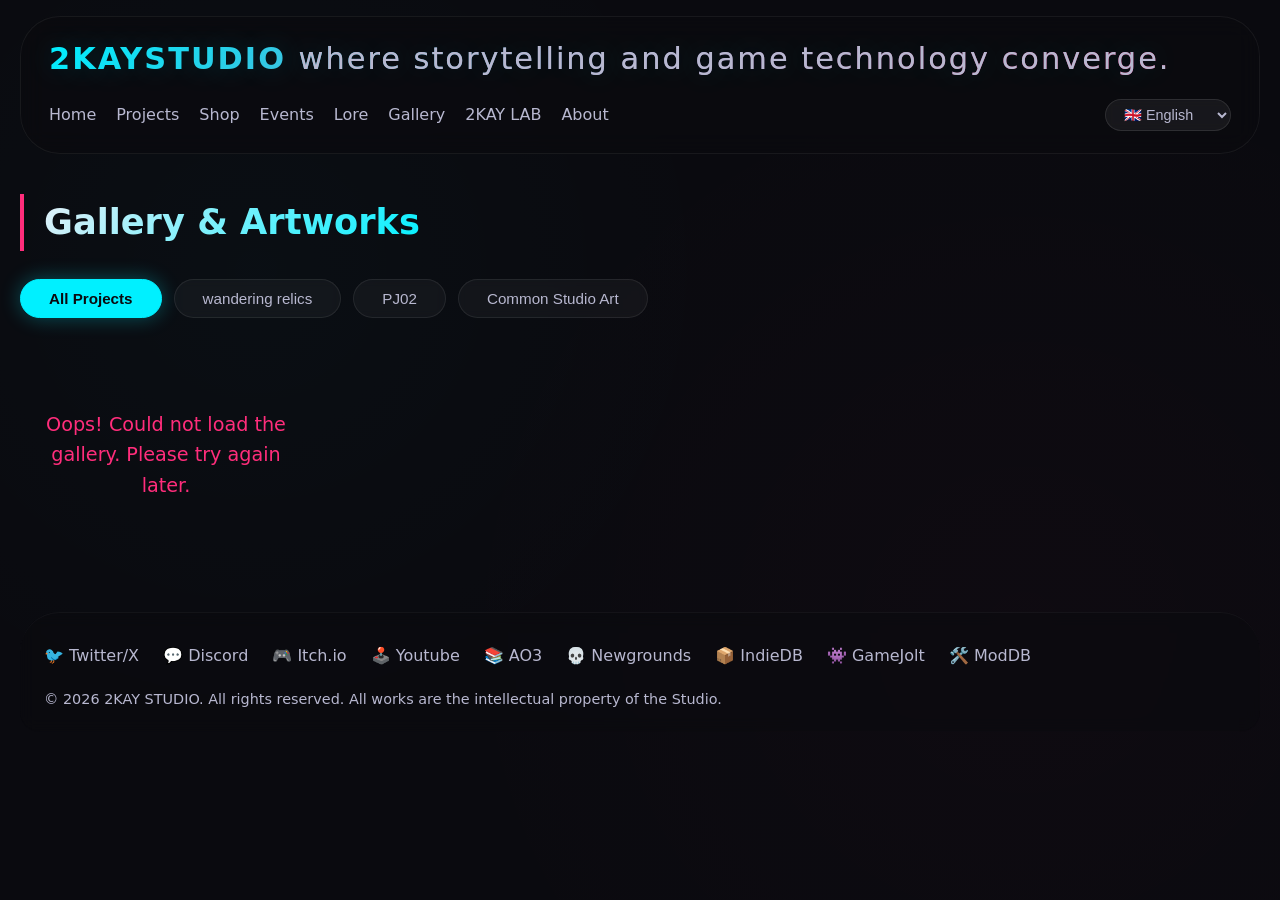
<file: gallery.html>
<!DOCTYPE html>
<html lang="en">
<head>
    <meta charset="UTF-8" />
    <meta name="viewport" content="width=device-width, initial-scale=1.0" />
    <title>2KAY STUDIO — Gallery</title>
    <style>
        /* ----- RESET & BASE ----- */
        * { margin: 0; padding: 0; box-sizing: border-box; }

        :root {
            --bg-dark: #0a0a0f;
            --glass-bg: rgba(255, 255, 255, 0.04);
            --glass-border: rgba(255, 255, 255, 0.08);
            --neon-cyan: #00f0ff;
            --neon-pink: #ff2d7b;
            --neon-purple: #b967ff;
            --text-white: #f0f0f8;
            --text-soft: #b8b8d0;
            --glow-cyan: 0 0 20px rgba(0, 240, 255, 0.3);
            --glow-pink: 0 0 20px rgba(255, 45, 123, 0.25);
            --radius: 24px;
            --font-sans: 'Segoe UI', system-ui, -apple-system, sans-serif;
        }

        html { scroll-behavior: smooth; }

        body {
            background: var(--bg-dark);
            background-image: radial-gradient(circle at 20% 30%, rgba(0, 240, 255, 0.02) 0%, transparent 40%),
                radial-gradient(circle at 80% 70%, rgba(255, 45, 123, 0.02) 0%, transparent 50%);
            color: var(--text-white);
            font-family: var(--font-sans);
            line-height: 1.6;
            min-height: 100vh;
            padding: 0 20px;
        }

        a { color: var(--neon-cyan); text-decoration: none; transition: color 0.25s; }
        a:hover { color: var(--neon-pink); text-shadow: var(--glow-pink); }

        .container { max-width: 1360px; margin: 0 auto; padding: 16px 0 40px; }

        /* ----- HEADER ----- */
        header {
            display: flex;
            align-items: center;
            justify-content: space-between;
            flex-wrap: wrap;
            padding: 18px 28px;
            margin-bottom: 40px;
            background: rgba(10, 10, 15, 0.7);
            backdrop-filter: blur(12px);
            border: 1px solid rgba(255, 255, 255, 0.06);
            border-radius: 40px;
            gap: 12px;
        }

        .logo {
            font-size: 1.9rem;
            font-weight: 700;
            letter-spacing: 2px;
            background: linear-gradient(135deg, var(--neon-cyan), var(--neon-pink));
            -webkit-background-clip: text;
            background-clip: text;
            color: transparent;
            text-shadow: 0 0 30px rgba(0, 240, 255, 0.2);
        }
        .logo span { font-weight: 300; color: var(--text-soft); background: none; }

        nav {
            display: flex;
            flex-wrap: wrap;
            gap: 8px 20px;
            align-items: center;
        }
        nav a {
            font-size: 1rem;
            font-weight: 500;
            color: var(--text-soft);
            padding: 6px 0;
            border-bottom: 2px solid transparent;
            transition: 0.25s;
        }
        nav a:hover { color: var(--text-white); border-bottom-color: var(--neon-cyan); }

        .lang-switcher {
            background: rgba(255, 255, 255, 0.06);
            border: 1px solid rgba(255, 255, 255, 0.1);
            border-radius: 30px;
            padding: 6px 14px;
            color: var(--text-soft);
            font-size: 0.9rem;
            cursor: pointer;
            transition: 0.25s;
            font-weight: 500;
            backdrop-filter: blur(4px);
        }
        .lang-switcher:hover { background: rgba(0, 240, 255, 0.1); border-color: var(--neon-cyan); color: #fff; }
        .lang-switcher option { background: #1a1a2e; color: #f0f0f8; }

        /* ----- SECTION TITLE ----- */
        .section-title {
            font-size: 2.2rem;
            font-weight: 600;
            margin-bottom: 28px;
            display: inline-block;
            background: linear-gradient(135deg, var(--text-white), var(--neon-cyan));
            -webkit-background-clip: text;
            background-clip: text;
            color: transparent;
            border-left: 4px solid var(--neon-pink);
            padding-left: 20px;
        }

        /* ----- FILTER TABS ----- */
        .filter-tabs {
            display: flex;
            flex-wrap: wrap;
            gap: 12px;
            margin-bottom: 32px;
        }
        .filter-tab {
            padding: 10px 28px;
            border-radius: 40px;
            background: rgba(255, 255, 255, 0.04);
            border: 1px solid rgba(255, 255, 255, 0.08);
            color: var(--text-soft);
            font-weight: 500;
            cursor: pointer;
            transition: 0.25s;
            font-size: 0.95rem;
            backdrop-filter: blur(4px);
        }
        .filter-tab:hover { background: rgba(0, 240, 255, 0.08); color: #fff; }
        .filter-tab.active {
            background: var(--neon-cyan);
            color: #0a0a0f;
            border-color: var(--neon-cyan);
            box-shadow: var(--glow-cyan);
            font-weight: 600;
        }

        /* ----- GALLERY GRID ----- */
        .gallery-grid {
            display: grid;
            grid-template-columns: repeat(auto-fill, minmax(260px, 1fr));
            gap: 24px;
            margin-bottom: 50px;
        }

        .gallery-card {
            background: rgba(255, 255, 255, 0.03);
            backdrop-filter: blur(8px);
            border: 1px solid rgba(255, 255, 255, 0.06);
            border-radius: 20px;
            overflow: hidden;
            transition: 0.3s;
        }
        .gallery-card.hidden { display: none; }
        .gallery-card:hover {
            transform: translateY(-6px);
            border-color: rgba(0, 240, 255, 0.3);
            box-shadow: var(--glow-cyan), 0 12px 40px rgba(0, 0, 0, 0.6);
        }
        .gallery-card img {
            width: 100%;
            aspect-ratio: 1 / 1;
            object-fit: cover;
            display: block;
            border-bottom: 1px solid rgba(255, 255, 255, 0.06);
        }
        .gallery-card .card-info { padding: 16px 18px 20px; }
        .gallery-card .card-info h4 { font-size: 1.1rem; color: #fff; margin-bottom: 4px; }
        .gallery-card .card-info p { color: var(--text-soft); font-size: 0.9rem; margin: 0; }
        .gallery-card .card-info .placeholder-text { color: var(--text-soft); font-size: 0.85rem; opacity: 0.6; font-style: italic; }

        /* ----- FOOTER ----- */
        footer {
            margin-top: 50px;
            padding: 30px 24px 20px;
            border-top: 1px solid rgba(255, 255, 255, 0.04);
            display: flex;
            flex-wrap: wrap;
            justify-content: space-between;
            align-items: center;
            gap: 20px;
            background: rgba(10, 10, 15, 0.5);
            backdrop-filter: blur(8px);
            border-radius: 40px 40px 20px 20px;
        }
        footer .copy { color: var(--text-soft); font-size: 0.9rem; }
        .social-links { display: flex; flex-wrap: wrap; gap: 16px 24px; }
        .social-links a { font-weight: 500; color: var(--text-soft); transition: 0.2s; }
        .social-links a:hover { color: var(--neon-cyan); text-shadow: var(--glow-cyan); }

        @media (max-width: 640px) {
            header { flex-direction: column; align-items: stretch; gap: 14px; padding: 18px 20px; }
            nav { justify-content: center; flex-wrap: wrap; }
            .section-title { font-size: 1.7rem; }
            .gallery-grid { grid-template-columns: repeat(auto-fill, minmax(160px, 1fr)); gap: 16px; }
            footer { flex-direction: column; text-align: center; }
            .lang-switcher { width: 100%; text-align: center; }
        }

        .loading-text, .error-text { text-align: center; padding: 60px 20px; color: var(--text-soft); font-size: 1.2rem; }
        .error-text { color: var(--neon-pink); }
        .loading-text::after { content: '...'; animation: dots 1.5s steps(4, end) infinite; }
        @keyframes dots { 0% { content: ''; } 25% { content: '.'; } 50% { content: '..'; } 75% { content: '...'; } }
    </style>
</head>
<body>
<div class="container">

    <!-- ===== HEADER ===== -->
    <header>
        <div class="logo">2KAYSTUDIO <span>where storytelling and game technology converge.</span></div>
        <nav>
            <a href="index.html" data-key="nav-home">Home</a>
            <a href="projects.html" data-key="nav-projects">Projects</a>
            <a href="shop.html" data-key="nav-shop">Shop</a>
            <a href="events.html" data-key="nav-events">Events</a>
            <a href="lore.html" data-key="nav-lore">Lore</a>
            <a href="gallery.html" data-key="nav-gallery">Gallery</a>
            <a href="lab.html" data-key="nav-lab">2KAY LAB</a>
            <a href="about.html" data-key="nav-about">About</a>
        </nav>
        <select class="lang-switcher" id="langSwitcher">
            <option value="en">🇬🇧 English</option>
            <option value="zh">🇨🇳 中文</option>
            <option value="ja">🇯🇵 日本語</option>
            <option value="ru">🇷🇺 Русский</option>
            <option value="es">🇪🇸 Español</option>
        </select>
    </header>

    <!-- ===== GALLERY SECTION ===== -->
    <section id="gallery">
        <h2 class="section-title" data-key="gallery-title">Gallery & Artworks</h2>

        <!-- FILTER TABS -->
        <div class="filter-tabs" id="galleryFilterTabs">
            <button class="filter-tab active" data-filter="all"> All Projects</button>
            <button class="filter-tab" data-filter="Wandering Relics">wandering relics</button>
            <button class="filter-tab" data-filter="PJ02"> PJ02</button>
            <button class="filter-tab" data-filter="Common Studio Art"> Common Studio Art</button>
        </div>

        <div id="gallery-grid" class="gallery-grid">
            <div class="loading-text" data-key="gallery-loading">Loading art collection</div>
        </div>
    </section>

    <!-- ===== FOOTER ===== -->
    <footer>
        <div class="social-links">
            <a href="https://x.com/2kaystudio">🐦 Twitter/X</a>
            <a href="https://discord.gg/e8jV2uRnZ">💬 Discord</a>
            <a href="https://2kaystudioofficial.itch.io">🎮 Itch.io</a>
            <a href="https://www.youtube.com/@2KAY_STUDIO">🕹️ Youtube</a>
            <a href="https://archiveofourown.org/users/Sam_Anthos/pseuds/Sam_Anthos">📚 AO3</a>
            <a href="https://www.newgrounds.com/portal/view/1040822">💀 Newgrounds</a>
            <a href="https://www.indiedb.com/members/2kaystudio">📦 IndieDB</a>
            <a href="https://gamejolt.com/@2kaystudio">👾 GameJolt</a>
            <a href="https://www.moddb.com/games/wandering-relics-horror-visual-novel">🛠️ ModDB</a>
        </div>
        <div class="copy">© 2026 2KAY STUDIO. All rights reserved. All works are the intellectual property of the Studio.</div>
    </footer>
</div>

<script>
    // ==============================
    // 1. MULTILANGUAGE
    // ==============================
    const translations = {
        en: {
            "nav-home": "Home",
            "nav-projects": "Projects",
            "nav-shop": "Shop",
            "nav-events": "Events",
            "nav-lore": "Lore",
            "nav-gallery": "Gallery",
            "nav-lab": "2KAY LAB",
            "nav-about": "About",
            "gallery-title": "Gallery & Artworks",
            "gallery-loading": "Loading art collection",
            "gallery-error": "Oops! Could not load the gallery. Please try again later.",
            "gallery-empty": "No artworks found yet. Check back soon!"
        },
        
        zh: {
            "nav-home": "首页",
            "nav-projects": "项目",
            "nav-shop": "商店",
            "nav-events": "活动",
            "nav-lore": "故事",
            "nav-gallery": "画廊",
            "nav-lab": "2KAY 实验室",
            "nav-about": "关于",
            "gallery-title": "画廊与艺术作品",
            "gallery-loading": "正在加载艺术收藏",
            "gallery-error": "哎呀！无法加载画廊。请稍后再试。",
            "gallery-empty": "暂无艺术作品。敬请期待！"
        },
        ja: {
            "nav-home": "ホーム",
            "nav-projects": "プロジェクト",
            "nav-shop": "ショップ",
            "nav-events": "イベント",
            "nav-lore": "ロア",
            "nav-gallery": "ギャラリー",
            "nav-lab": "2KAY LAB",
            "nav-about": "私たちについて",
            "gallery-title": "ギャラリー＆アートワーク",
            "gallery-loading": "アートコレクションを読み込み中",
            "gallery-error": "おっと！ギャラリーを読み込めませんでした。後でもう一度お試しください。",
            "gallery-empty": "まだアートワークはありません。また後でチェックしてください！"
        },
        ru: {
            "nav-home": "Главная",
            "nav-projects": "Проекты",
            "nav-shop": "Магазин",
            "nav-events": "События",
            "nav-lore": "Лор",
            "nav-gallery": "Галерея",
            "nav-lab": "2KAY LAB",
            "nav-about": "О нас",
            "gallery-title": "Галерея и Произведения",
            "gallery-loading": "Загрузка коллекции",
            "gallery-error": "Упс! Не удалось загрузить галерею. Пожалуйста, попробуйте позже.",
            "gallery-empty": "Произведений пока нет. Загляните позже!"
        },
        es: {
            "nav-home": "Inicio",
            "nav-projects": "Proyectos",
            "nav-shop": "Tienda",
            "nav-events": "Eventos",
            "nav-lore": "Lore",
            "nav-gallery": "Galería",
            "nav-lab": "2KAY LAB",
            "nav-about": "Sobre Nosotros",
            "gallery-title": "Galería y Obras de Arte",
            "gallery-loading": "Cargando colección de arte",
            "gallery-error": "¡Uy! No se pudo cargar la galería. Por favor, inténtalo de nuevo más tarde.",
            "gallery-empty": "Aún no hay obras de arte. ¡Vuelve pronto!"
        }
    };

    function applyTranslations(lang) {
        const dict = translations[lang];
        if (!dict) return;
        document.querySelectorAll('[data-key]').forEach(el => {
            const key = el.getAttribute('data-key');
            if (dict[key] !== undefined) {
                el.textContent = dict[key];
            }
        });
    }

    // ==============================
    // 2. LOAD GALLERY FROM GITHUB
    // ==============================
    let allArtworks = []; // Save all to filter

    async function loadGallery() {
        const container = document.getElementById('gallery-grid');
        const repo = 'bngocchau93-commits/2kay-official';
        const folder = '_gallery';
        const baseRawUrl = `https://raw.githubusercontent.com/${repo}/main/`;

        try {
            const apiUrl = `https://api.github.com/repos/${repo}/contents/${folder}`;
            const response = await fetch(apiUrl);

            if (!response.ok) {
                throw new Error(`HTTP ${response.status}`);
            }

            const files = await response.json();
            const mdFiles = files.filter(file => file.name.endsWith('.md'));

            if (mdFiles.length === 0) {
                container.innerHTML = `<p class="error-text" data-key="gallery-empty">No artworks found yet. Check back soon!</p>`;
                applyTranslations(document.getElementById('langSwitcher')?.value || 'en');
                return;
            }

            let cardsHtml = '';
            allArtworks = [];

            for (const file of mdFiles) {
                try {
                    const contentRes = await fetch(file.download_url);
                    const content = await contentRes.text();

                    const frontmatterMatch = content.match(/^---\s*([\s\S]*?)\s*---/);
                    if (!frontmatterMatch) continue;

                    const frontmatter = frontmatterMatch[1];
                    const lines = frontmatter.split('\n');
                    const info = {};
                    lines.forEach(line => {
                        const colonIndex = line.indexOf(':');
                        if (colonIndex > 0) {
                            const key = line.substring(0, colonIndex).trim();
                            let value = line.substring(colonIndex + 1).trim();
                            value = value.replace(/^["']|["']$/g, '');
                            info[key] = value;
                        }
                    });

                    const title = info.title || 'Untitled';
                    const description = info.description || '';
                    const project = info.project || 'Uncategorized';
                    let imagePath = info.image || '';

                    // BUILD IMAGE URL
                    let imageUrl = '';
                    if (imagePath) {
                        let cleanPath = imagePath.replace(/^\/?/, '');
                        if (cleanPath.startsWith('http://') || cleanPath.startsWith('https://')) {
                            imageUrl = cleanPath;
                        } else if (cleanPath.includes('assets/')) {
                            imageUrl = `https://raw.githubusercontent.com/${repo}/main/${cleanPath}`;
                        } else {
                            imageUrl = `https://raw.githubusercontent.com/${repo}/main/assets/${cleanPath}`;
                        }
                    }

                    // Save to an array for later filtering.
                    allArtworks.push({
                        title,
                        description,
                        project,
                        imageUrl,
                        html: `
                            <div class="gallery-card" data-project="${project}">
                                ${imageUrl ? `<img src="${imageUrl}" alt="${title}" loading="lazy" onerror="this.style.display='none'; this.nextElementSibling.style.display='block';">` : ''}
                                <div class="card-info">
                                    <h4>${title}</h4>
                                    <div style="display: flex; gap: 8px; flex-wrap: wrap; margin: 6px 0 8px;">
                                        <span style="background: rgba(0, 240, 255, 0.15); color: var(--neon-cyan); padding: 2px 12px; border-radius: 20px; font-size: 0.75rem; border: 1px solid rgba(0, 240, 255, 0.2);">
                                            📁 ${project}
                                        </span>
                                    </div>
                                    ${description ? `<p>${description}</p>` : `<p class="placeholder-text">No description</p>`}
                                    ${!imageUrl ? `<p class="placeholder-text" style="margin-top:8px;">🖼️ No image uploaded yet</p>` : ''}
                                </div>
                            </div>
                        `
                    });

                } catch (err) {
                    console.warn('Error loading file:', file.name, err);
                }
            }

            if (allArtworks.length > 0) {
                // Render all
                container.innerHTML = allArtworks.map(item => item.html).join('');
                // Apply default filter (all)
                filterGallery('all');
            } else {
                container.innerHTML = `<p class="error-text" data-key="gallery-empty">No artworks found yet. Check back soon!</p>`;
                applyTranslations(document.getElementById('langSwitcher')?.value || 'en');
            }

        } catch (error) {
            console.error('Gallery load error:', error);
            container.innerHTML = `<p class="error-text" data-key="gallery-error">Oops! Could not load the gallery. Please try again later.</p>`;
            applyTranslations(document.getElementById('langSwitcher')?.value || 'en');
        }

        const currentLang = document.getElementById('langSwitcher')?.value || 'en';
        applyTranslations(currentLang);
    }

    // ==============================
    // 3. FILTER GALLERY BY PROJECT
    // ==============================
    function filterGallery(project) {
        const cards = document.querySelectorAll('.gallery-card');
        cards.forEach(card => {
            const cardProject = card.getAttribute('data-project') || 'Uncategorized';
            if (project === 'all' || cardProject === project) {
                card.classList.remove('hidden');
            } else {
                card.classList.add('hidden');
            }
        });

        // Update the active class for tabs.
        document.querySelectorAll('#galleryFilterTabs .filter-tab').forEach(tab => {
            tab.classList.remove('active');
            if (tab.getAttribute('data-filter') === project) {
                tab.classList.add('active');
            }
        });
    }

    // ==============================
    // 4. INITIALIZATION
    // ==============================
    document.addEventListener('DOMContentLoaded', function() {
        // Language switcher
        const switcher = document.getElementById('langSwitcher');
        if (switcher) {
            const savedLang = localStorage.getItem('preferredLang') || 'en';
            switcher.value = savedLang;
            applyTranslations(savedLang);

            switcher.addEventListener('change', function(e) {
                const lang = e.target.value;
                localStorage.setItem('preferredLang', lang);
                applyTranslations(lang);
            });
        }

        // Load gallery
        loadGallery();

        // Filter tabs event
        document.querySelectorAll('#galleryFilterTabs .filter-tab').forEach(tab => {
            tab.addEventListener('click', function() {
                const filterValue = this.getAttribute('data-filter');
                filterGallery(filterValue);
            });
        });
    });
</script>
</body>
</html>
</file>
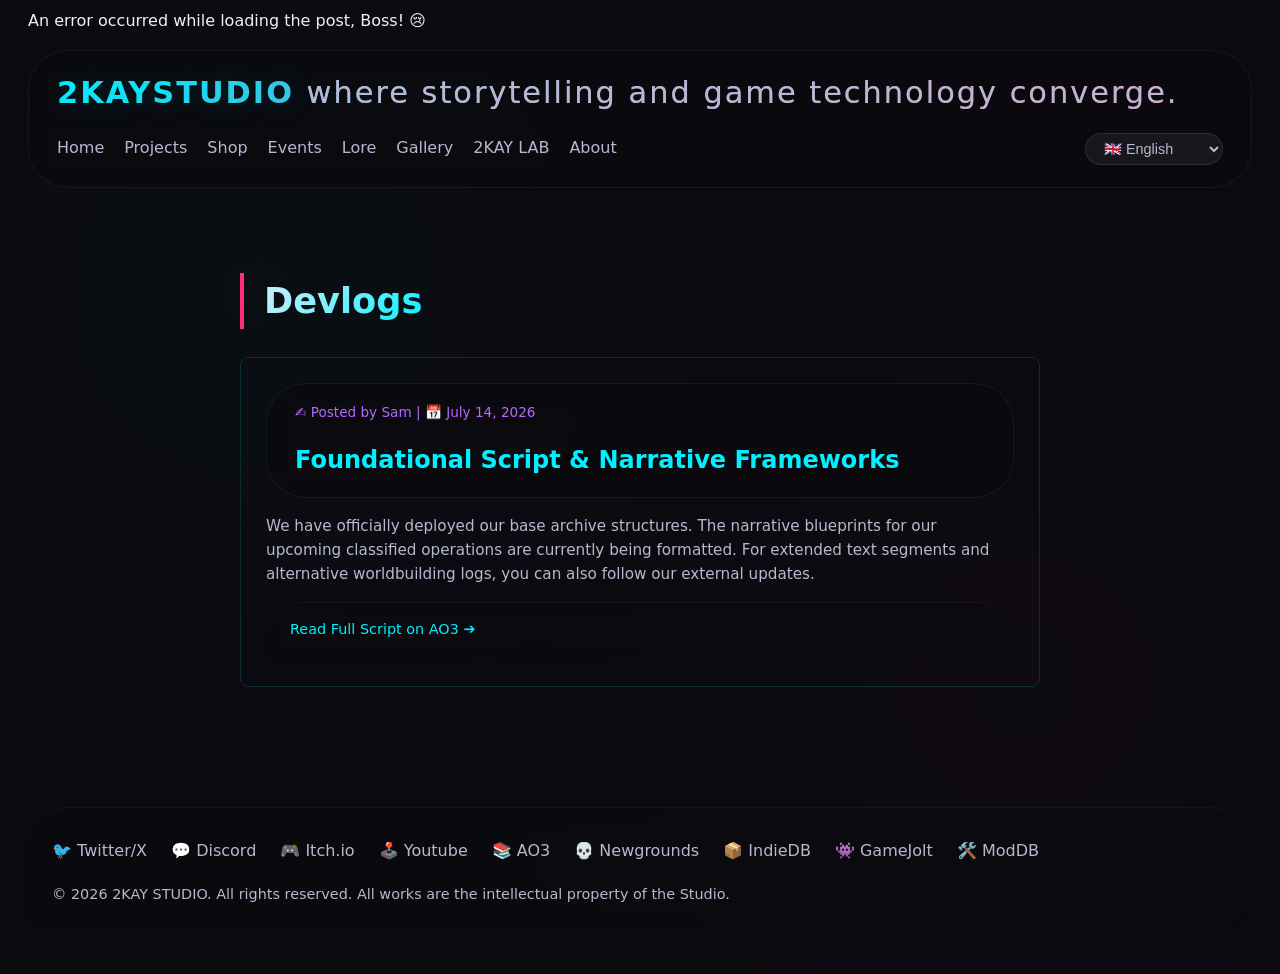
<file: lore.html>
<!DOCTYPE html>
<html lang="en">
<head>
    <meta charset="UTF-8" />
    <meta name="viewport" content="width=device-width, initial-scale=1.0" />
    <title>Lore & Gallery — 2KAY STUDIO</title>
    <link rel="stylesheet" href="style.css" />
</head>
    <div id="lore-container">Loading personal stories....</div>
<script>
  async function loadLore() {
    const container = document.getElementById('lore-container');
    try {
      // 1. Call the GitHub API to retrieve the list of files in the _posts directory.
      const response = await fetch('https://api.github.com/repos/bngocchau93-commits/2kay-official/contents/_posts');
      if (!response.ok) throw new Error('Unable to load data');
      const files = await response.json();
      
      container.innerHTML = ''; // Clear "Loading" text
      
      // 2. Browse through each article file to retrieve detailed content.
      for (const file of files) {
        if (file.name.endsWith('.md') || file.name.endsWith('.html')) {
          const resDetail = await fetch(file.download_url);
          const content = await resDetail.text();
          
          // Separate the information section (frontmatter) at the beginning of the article file.
          const matches = content.match(/---([\s\S]*?)---/);
          if (matches) {
            const lines = matches[1].split('\n');
            const info = {};
            lines.forEach(line => {
              const [key, ...val] = line.split(':');
              if (key) info[key.trim()] = val.join(':').trim();
            });
            
            //Extract the article content following the mark ---
            const bodyText = content.replace(/---[\s\S]*?---/, '').trim();

            // 3. Render the article into a beautiful layout.
            const postCard = document.createElement('div');
            postCard.className = 'lore-card'; // You can apply your own CSS to this class.
            postCard.innerHTML = `
              <h3>${info.title || 'Untitled Post'}</h3>
              <p><small>Date posted: ${info.date || ''} | Author: ${info.author || 'Sam'}</small></p>
              <div class="lore-body">${bodyText.substring(0, 200)}...</div>
              ${info.link ? `<a href="${info.link}" target="_blank">Read more at</a>` : ''}
            `;
            container.appendChild(postCard);
          }
        }
      }
    } catch (error) {
      container.innerHTML = 'An error occurred while loading the post, Boss! 😢';
      console.error(error);
    }
  }
  // Trigger a function on page load
  document.addEventListener('DOMContentLoaded', loadLore);
</script>
<body>
<div class="container">
    <header>
            <div class="logo">2KAYSTUDIO 
            <span>where storytelling and game technology converge.</span></div>
            <nav>
                <a href="index.html" data-key="nav-home">Home</a>
                <a href="projects.html" data-key="nav-projects">Projects</a>
                <a href="shop.html" data-key="nav-shop">Shop</a>
                <a href="events.html" data-key="nav-events">Events</a>
                <a href="lore.html" data-key="nav-lore">Lore</a>
                <a href="gallery.html" data-key="nav-gallery">Gallery</a>
                <a href="lab.html" data-key="nav-lab">2KAY LAB</a>
                <a href="about.html" data-key="nav-about">About</a>
            </nav>

                <!-- Language Switcher -->
                <select class="lang-switcher" id="langSwitcher">
                    <option value="en">🇬🇧 English</option>
                    <option value="vi">🇻🇳 Tiếng Việt</option>
                    <option value="zh">🇨🇳 中文</option>
                    <option value="ja">🇯🇵 日本語</option>
                    <option value="ru">🇷🇺 Русский</option>
                    <option value="es">🇪🇸 Español</option>
                </select>
            </nav>
        </header>
<section id="lore-blog" class="section">
    <div class="container" style="max-width: 800px;">
        <h2 class="section-title">Devlogs</h2>
        
        <div class="blog-feed">
            <!-- <!-- ARTICLE NUMBER 1-> -->
            <article class="glass-card" style="padding: 25px; margin-bottom: 30px; border: 1px solid rgba(0, 240, 255, 0.15); border-radius: 8px;">
                <header class="post-header" style="margin-bottom: 15px;">
                    <div class="post-meta" style="font-size: 0.85rem; color: #b767ff;">✍️ Posted by Sam | 📅 July 14, 2026</div>
                    <h3 class="post-title" style="color: #00f0ff; margin: 5px 0 0 0; font-size: 1.5rem;">Foundational Script & Narrative Frameworks</h3>
                </header>
                <div class="post-content" style="color: #b8b8d0; line-height: 1.6; font-size: 0.95rem;">
                    <p>We have officially deployed our base archive structures. The narrative blueprints for our upcoming classified operations are currently being formatted. For extended text segments and alternative worldbuilding logs, you can also follow our external updates.</p>
                </div>
                <footer class="post-footer" style="margin-top: 15px; padding-top: 15px; border-top: 1px solid rgba(255,255,255,0.05);">
                    <a href="https://archiveofourown.org" target="_blank" class="project-link" style="font-size: 0.9rem; color: #00f0ff; text-decoration: none;">Read Full Script on AO3 ➔</a>
                </footer>
            </article>
        </div>
    </div>
</section>

    <footer id="footer">
    <div class="social-links">
        <a href="https://x.com/2kaystudio">🐦 Twitter/X</a>
        <a href="https://discord.gg/e8jV2uRnZ">💬 Discord</a>
        <a href="https://2kaystudioofficial.itch.io">🎮 Itch.io</a>
        <a href="https://www.youtube.com/@2KAY_STUDIO">🕹️ Youtube</a>
        <a href="https://archiveofourown.org/users/Sam_Anthos/pseuds/Sam_Anthos">📚 AO3</a>
        <a href="https://www.newgrounds.com/portal/view/1040822">💀 Newgrounds</a>
        <a href="https://www.indiedb.com/members/2kaystudio">📦 IndieDB</a>
        <a href="https://gamejolt.com/@2kaystudio">👾 GameJolt</a>
        <a href="https://www.moddb.com/games/wandering-relics-horror-visual-novel">🛠️ ModDB</a>
    </div>
    <div class="copy">
        © 2026 2KAY STUDIO. All rights reserved. All works are the intellectual property of the Studio.
    </div>
</footer>
</div>
<script>
    document.addEventListener("DOMContentLoaded", function() {
        
        // ----------------------------------------------------
        // 1. Langs
        // ----------------------------------------------------
        const translations = {
            en: { "nav-home": "Home", "nav-projects": "Projects", "nav-shop": "Shop", "nav-events": "Events", "nav-lore": "Lore","nav-gallery": "Gallery", "nav-about": "About Us", "filter-all": "All", "filter-released": "AVAILABLE", "filter-dev": "UNDER DEVELOPMENT" },
            vi: { "nav-home": "Trang Chủ", "nav-projects": "Dự Án", "nav-shop": "Cửa Hàng", "nav-events": "Sự Kiện", "nav-lore": "Cốt Truyện","nav-gallery": "Thư viện ảnh", "nav-about": "Về Chúng Tôi", "filter-all": "Tất Cả", "filter-released": "ĐÃ PHÁT HÀNH", "filter-dev": "ĐANG PHÁT TRIỂN" },
            zh: { "nav-home": "首页", "nav-projects": "项目", "nav-shop": "商店", "nav-events": "活动", "nav-lore": "故事","nav-gallery": "图库", "nav-about": "关于我们", "filter-all": "全部", "filter-released": "现已推出", "filter-dev": "开发中" },
            ja: { "nav-home": "ホーム", "nav-projects": "プロジェクト", "nav-shop": "ショップ", "nav-events": "イベント", "nav-lore": "ロア","nav-gallery": "ギャラリー", "nav-about": "私たちについて", "filter-all": "すべて", "filter-released": "配信中", "filter-dev": "開発中" },
            ru: { "nav-home": "Главная", "nav-projects": "Проекты", "nav-shop": "Магазин", "nav-events": "События", "nav-lore": "Лор","nav-gallery": "Галерея", "nav-about": "О нас", "filter-all": "Все", "filter-released": "ДОСТУПНО", "filter-dev": "В РАЗРАБОТКЕ" },
            es: { "nav-home": "Inicio", "nav-projects": "Proyectos", "nav-shop": "Tienda", "nav-events": "Eventos", "nav-lore": "Lore","nav-gallery": "Galería", "nav-about": "Sobre Nosotros", "filter-all": "Todo", "filter-released": "DISPONIBLE", "filter-dev": "EN DESARROLLO" }
        };

        // Important: Automatically assign an ID to the select tag if it doesn't already have one.
        let langSelect = document.querySelector('select.language-dropdown') || document.querySelector('select');
        if(langSelect && !langSelect.id) langSelect.id = 'langSwitcher';

        if(langSelect) {
            langSelect.addEventListener('change', function(e) {
                const lang = e.target.value;
                document.querySelectorAll('[data-key]').forEach(el => {
                    const key = el.getAttribute('data-key');
                    if (translations[lang] && translations[lang][key]) {
                        el.textContent = translations[lang][key];
                    }
                });
            });
        }

        // ----------------------------------------------------
        // 2. FILTER TABS
        // ----------------------------------------------------
        const filterBtns = document.querySelectorAll('.filter-tab');
        const projects = document.querySelectorAll('.project-card');

        filterBtns.forEach(btn => {
            btn.addEventListener('click', () => {
                // Delete the old activation, activate the new activation.
                filterBtns.forEach(b => b.classList.remove('active'));
                btn.classList.add('active');

                // filter tabs
                const filterValue = btn.getAttribute('data-filter');
                projects.forEach(card => {
                    const status = card.getAttribute('data-status');
                    if (filterValue === 'all' || filterValue === status) {
                        card.style.display = ''; // show again 
                    } else {
                        card.style.display = 'none'; // hide
                    }
                });
            });
        });
    });
</script>
</body>
</html>
</file>
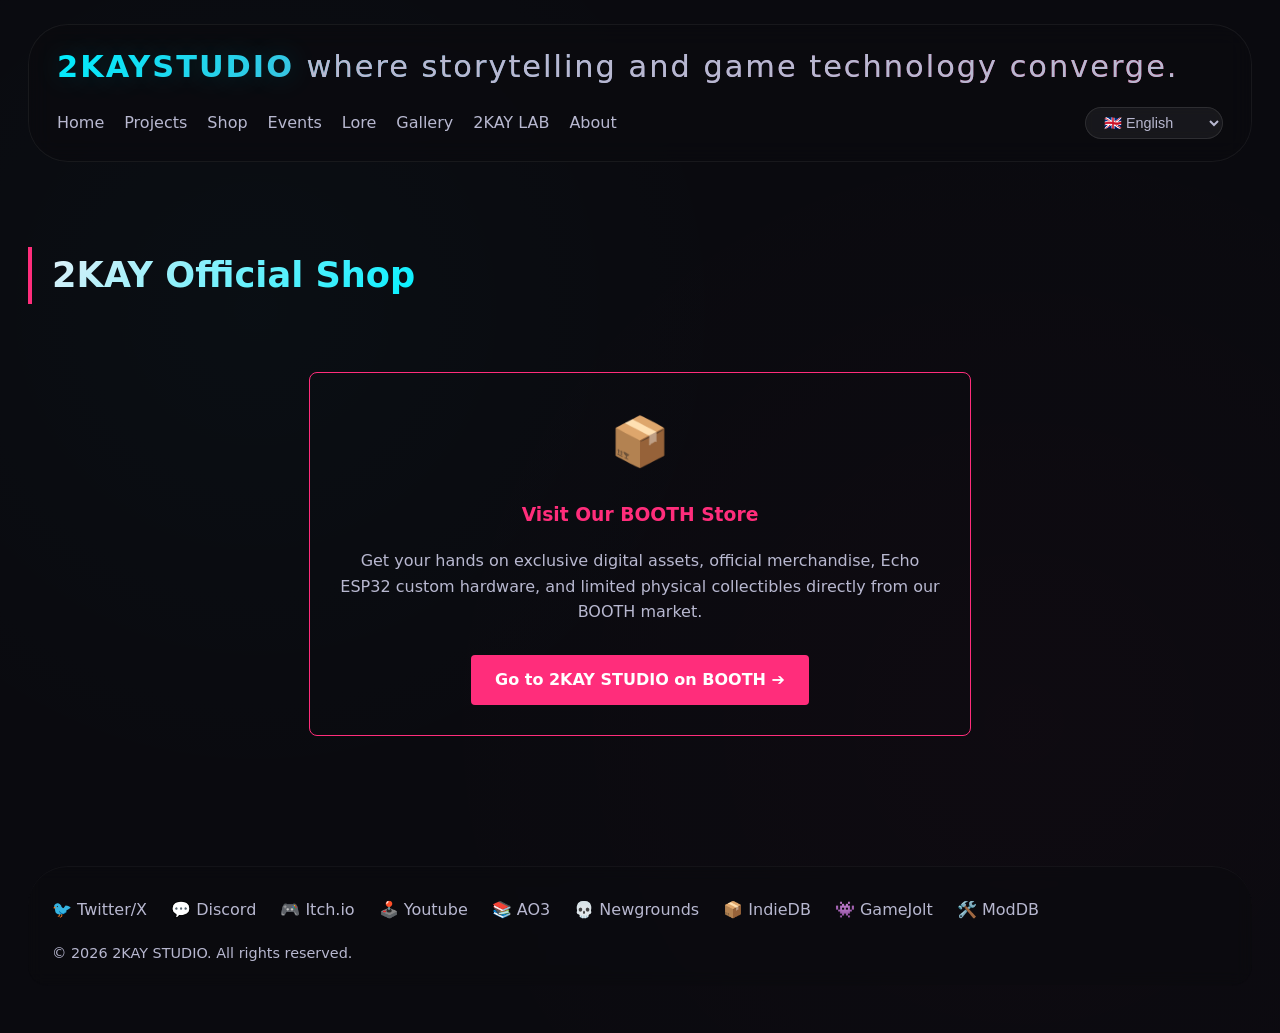
<file: shop.html>
<!DOCTYPE html>
<html lang="en">
<head>
    <meta charset="UTF-8" />
    <meta name="viewport" content="width=device-width, initial-scale=1.0" />
    <title>Shop — 2KAY STUDIO</title>
    <link rel="stylesheet" href="style.css" />
</head>
<body>
<div class="container">
    <header>
        <div class="logo">2KAYSTUDIO <span>where storytelling and game technology converge.</span></div>
         <nav>
                <a href="index.html" data-key="nav-home">Home</a>
                <a href="projects.html" data-key="nav-projects">Projects</a>
                <a href="shop.html" data-key="nav-shop">Shop</a>
                <a href="events.html" data-key="nav-events">Events</a>
                <a href="lore.html" data-key="nav-lore">Lore</a>
                <a href="gallery.html" data-key="nav-gallery">Gallery</a>
                <a href="lab.html" data-key="nav-lab">2KAY LAB</a>
                <a href="about.html" data-key="nav-about">About</a>
           </nav>
        <select class="lang-switcher" id="langSwitcher">
            <option value="en">🇬🇧 English</option>
            <option value="vi">🇻🇳 Tiếng Việt</option>
            <option value="zh">🇨🇳 中文</option>
            <option value="ja">🇯🇵 日本語</option>
            <option value="ru">🇷🇺 Русский</option>
            <option value="es">🇪🇸 Español</option>
        </select>
    </header>

   <section id="shop" class="section">
    <div class="container">
        <h2 class="section-title">2KAY Official Shop</h2>
        <div class="shop-wrapper" style="text-align: center; padding: 40px 20px;">
            <div class="glass-card" style="max-width: 600px; margin: 0 auto; padding: 30px; border: 1px solid #ff2d7b; border-radius: 8px;">
                <div style="font-size: 3rem; margin-bottom: 20px;">📦</div>
                <h3 style="color: #ff2d7b; margin-top: 0;">Visit Our BOOTH Store</h3>
                <p style="color: #b8b8d0; line-height: 1.6; margin-bottom: 30px;">Get your hands on exclusive digital assets, official merchandise, Echo ESP32 custom hardware, and limited physical collectibles directly from our BOOTH market.</p>
                <!-- link shop BOOTH #  -->
                <a href="https://booth.pm" target="_blank" class="project-link" style="background: #ff2d7b; color: #fff; padding: 12px 24px; border-radius: 4px; text-decoration: none; font-weight: bold; display: inline-block;">Go to 2KAY STUDIO on BOOTH ➔</a>
            </div>
        </div>
    </div>
</section>
    <footer>
        <div class="social-links">
            <a href="https://x.com/2kaystudio">🐦 Twitter/X</a>
            <a href="https://discord.gg/e8jV2uRnZ">💬 Discord</a>
            <a href="https://2kaystudioofficial.itch.io">🎮 Itch.io</a>
            <a href="https://www.youtube.com/@2KAY_STUDIO">🕹️ Youtube</a>
            <a href="https://archiveofourown.org/users/Sam_Anthos/pseuds/Sam_Anthos">📚 AO3</a>
            <a href="https://www.newgrounds.com/portal/view/1040822">💀 Newgrounds</a>
            <a href="https://www.indiedb.com/members/2kaystudio">📦 IndieDB</a>
            <a href="https://gamejolt.com/@2kaystudio">👾 GameJolt</a>
            <a href="https://www.moddb.com/games/wandering-relics-horror-visual-novel">🛠️ ModDB</a>
        </div>
        <div class="copy">
            © 2026 2KAY STUDIO. All rights reserved.
        </div>
    </footer>
</div>

<script>
    document.addEventListener("DOMContentLoaded", function() {
        
        // ----------------------------------------------------
        // 1. Langs
        // ----------------------------------------------------
        const translations = {
            en: { "nav-home": "Home", "nav-projects": "Projects", "nav-shop": "Shop", "nav-events": "Events", "nav-lore": "Lore","nav-gallery": "Gallery", "nav-about": "About Us", "filter-all": "All", "filter-released": "AVAILABLE", "filter-dev": "UNDER DEVELOPMENT" },
            vi: { "nav-home": "Trang Chủ", "nav-projects": "Dự Án", "nav-shop": "Cửa Hàng", "nav-events": "Sự Kiện", "nav-lore": "Cốt Truyện","nav-gallery": "Thư viện ảnh", "nav-about": "Về Chúng Tôi", "filter-all": "Tất Cả", "filter-released": "ĐÃ PHÁT HÀNH", "filter-dev": "ĐANG PHÁT TRIỂN" },
            zh: { "nav-home": "首页", "nav-projects": "项目", "nav-shop": "商店", "nav-events": "活动", "nav-lore": "故事","nav-gallery": "图库", "nav-about": "关于我们", "filter-all": "全部", "filter-released": "现已推出", "filter-dev": "开发中" },
            ja: { "nav-home": "ホーム", "nav-projects": "プロジェクト", "nav-shop": "ショップ", "nav-events": "イベント", "nav-lore": "ロア","nav-gallery": "ギャラリー", "nav-about": "私たちについて", "filter-all": "すべて", "filter-released": "配信中", "filter-dev": "開発中" },
            ru: { "nav-home": "Главная", "nav-projects": "Проекты", "nav-shop": "Магазин", "nav-events": "События", "nav-lore": "Лор","nav-gallery": "Галерея", "nav-about": "О нас", "filter-all": "Все", "filter-released": "ДОСТУПНО", "filter-dev": "В РАЗРАБОТКЕ" },
            es: { "nav-home": "Inicio", "nav-projects": "Proyectos", "nav-shop": "Tienda", "nav-events": "Eventos", "nav-lore": "Lore","nav-gallery": "Galería", "nav-about": "Sobre Nosotros", "filter-all": "Todo", "filter-released": "DISPONIBLE", "filter-dev": "EN DESARROLLO" }
        };
            en: {
            "shop-title": "Official Shop",
            "shop-esp-desc": "Hardware accessory for developers and creators.",
            "shop-artbook-desc": "Concept art and behind-the-scenes.",
            "shop-buy": "Buy Now"
        },
            vi: {
            "shop-title": "Cửa hàng chính thức",
            "shop-esp-desc": "Phụ kiện phần cứng dành cho nhà phát triển và người sáng tạo.",
            "shop-artbook-desc": "Tuyển tập tranh ý tưởng và hình ảnh hậu trường.",
            "shop-buy": "Mua ngay"
        },
            zh: {
            "shop-title": "官方商店",
            "shop-esp-desc": "面向开发者与创作者的硬件配件。",
            "shop-artbook-desc": "概念设定集与幕后花絮。",
            "shop-buy": "立即购买"
        }, 
            ja: { 
            "shop-title": "公式ショップ",
            "shop-esp-desc": "開発者・クリエイター向けハードウェアアクセサリー",
            "shop-artbook-desc": "コンセプトアートや制作の裏側を収録",
            "shop-buy": "今すぐ購入"
        },
            ru: {
            "shop-title": "Официальный магазин",
            "shop-esp-desc": "Аппаратный аксессуар для разработчиков и создателей.",
            "shop-artbook-desc": "Концепт-арт и закулисье.",
            "shop-buy": "Купить сейчас"
        },
            es: {
            "shop-title": "Tienda oficial",
            "shop-esp-desc": "Accesorio de hardware para desarrolladores y creadores.",
            "shop-artbook-desc": "Arte conceptual y contenido entre bastidores.",
            "shop-buy": "Comprar ahora"
        },

    };
        // Important: Automatically assign an ID to the select tag if it doesn't already have one.
        let langSelect = document.querySelector('select.language-dropdown') || document.querySelector('select');
        if(langSelect && !langSelect.id) langSelect.id = 'langSwitcher';

        if(langSelect) {
            langSelect.addEventListener('change', function(e) {
                const lang = e.target.value;
                document.querySelectorAll('[data-key]').forEach(el => {
                    const key = el.getAttribute('data-key');
                    if (translations[lang] && translations[lang][key]) {
                        el.textContent = translations[lang][key];
                    }
                });
            });
        }

        // ----------------------------------------------------
        // 2. FILTER TABS
        // ----------------------------------------------------
        const filterBtns = document.querySelectorAll('.filter-tab');
        const projects = document.querySelectorAll('.project-card');

        filterBtns.forEach(btn => {
            btn.addEventListener('click', () => {
                // Delete the old activation, activate the new activation
                filterBtns.forEach(b => b.classList.remove('active'));
                btn.classList.add('active');

                // Filter tabs
                const filterValue = btn.getAttribute('data-filter');
                projects.forEach(card => {
                    const status = card.getAttribute('data-status');
                    if (filterValue === 'all' || filterValue === status) {
                        card.style.display = ''; // show again 
                    } else {
                        card.style.display = 'none'; // hide
                    }
                });
            });
        });
    });
    <script>
    document.addEventListener("DOMContentLoaded", function() {
        
        // ----------------------------------------------------
        // 1.langs
        // ----------------------------------------------------
        const translations = {
            en: { "nav-home": "Home", "nav-projects": "Projects", "nav-shop": "Shop", "nav-events": "Events", "nav-lore": "Lore", "nav-about": "About Us", "filter-all": "All", "filter-released": "AVAILABLE", "filter-dev": "UNDER DEVELOPMENT" },
            vi: { "nav-home": "Trang Chủ", "nav-projects": "Dự Án", "nav-shop": "Cửa Hàng", "nav-events": "Sự Kiện", "nav-lore": "Cốt Truyện", "nav-about": "Về Chúng Tôi", "filter-all": "Tất Cả", "filter-released": "ĐÃ PHÁT HÀNH", "filter-dev": "ĐANG PHÁT TRIỂN" },
            zh: { "nav-home": "首页", "nav-projects": "项目", "nav-shop": "商店", "nav-events": "活动", "nav-lore": "故事", "nav-about": "关于我们", "filter-all": "全部", "filter-released": "现已推出", "filter-dev": "开发中" },
            ja: { "nav-home": "ホーム", "nav-projects": "プロジェクト", "nav-shop": "ショップ", "nav-events": "イベント", "nav-lore": "ロア", "nav-about": "私たちについて", "filter-all": "すべて", "filter-released": "配信中", "filter-dev": "開発中" },
            ru: { "nav-home": "Главная", "nav-projects": "Проекты", "nav-shop": "Магазин", "nav-events": "События", "nav-lore": "Лор", "nav-about": "О нас", "filter-all": "Все", "filter-released": "ДОСТУПНО", "filter-dev": "В РАЗРАБОТКЕ" },
            es: { "nav-home": "Inicio", "nav-projects": "Proyectos", "nav-shop": "Tienda", "nav-events": "Eventos", "nav-lore": "Lore", "nav-about": "Sobre Nosotros", "filter-all": "Todo", "filter-released": "DISPONIBLE", "filter-dev": "EN DESARROLLO" }
        };

        // Important: Automatically assign an ID to the select tag
        let langSelect = document.querySelector('select.language-dropdown') || document.querySelector('select');
        if(langSelect && !langSelect.id) langSelect.id = 'langSwitcher';

        if(langSelect) {
            langSelect.addEventListener('change', function(e) {
                const lang = e.target.value;
                document.querySelectorAll('[data-key]').forEach(el => {
                    const key = el.getAttribute('data-key');
                    if (translations[lang] && translations[lang][key]) {
                        el.textContent = translations[lang][key];
                    }
                });
            });
        }

        // ----------------------------------------------------
        // 2. FILTER TABS
        // ----------------------------------------------------
        const filterBtns = document.querySelectorAll('.filter-tab');
        const projects = document.querySelectorAll('.project-card');

        filterBtns.forEach(btn => {
            btn.addEventListener('click', () => {
                // Delete the old activation, activate the new activation
                filterBtns.forEach(b => b.classList.remove('active'));
                btn.classList.add('active');

                // Filter tabs
                const filterValue = btn.getAttribute('data-filter');
                projects.forEach(card => {
                    const status = card.getAttribute('data-status');
                    if (filterValue === 'all' || filterValue === status) {
                        card.style.display = ''; // show again
                    } else {
                        card.style.display = 'none'; // hide
                    }
                });
            });
        });
    });
</script>
</script>
</body>
</html>
</file>
<file: style.css>
<!DOCTYPE html>
<html lang="en">
<head>
    <meta charset="UTF-8" />
    <meta name="viewport" content="width=device-width, initial-scale=1.0" />
    <title>2KAY STUDIO — Official Corporate &amp; Portal Site</title>
    <style>
        /* ----- RESET & BASE ----- */
        * {
            margin: 0;
            padding: 0;
            box-sizing: border-box;
        }

        :root {
            --bg-dark: #0a0a0f;
            --glass-bg: rgba(255, 255, 255, 0.04);
            --glass-border: rgba(255, 255, 255, 0.08);
            --neon-cyan: #00f0ff;
            --neon-pink: #ff2d7b;
            --neon-purple: #b967ff;
            --text-white: #f0f0f8;
            --text-soft: #b8b8d0;
            --glow-cyan: 0 0 20px rgba(0, 240, 255, 0.3);
            --glow-pink: 0 0 20px rgba(255, 45, 123, 0.25);
            --radius: 24px;
            --font-sans: 'Segoe UI', system-ui, -apple-system, sans-serif;
        }

        html {
            scroll-behavior: smooth;
        }

        body {
            background: var(--bg-dark);
            background-image: radial-gradient(circle at 20% 30%, rgba(0, 240, 255, 0.02) 0%, transparent 40%),
                radial-gradient(circle at 80% 70%, rgba(255, 45, 123, 0.02) 0%, transparent 50%);
            color: var(--text-white);
            font-family: var(--font-sans);
            line-height: 1.6;
            min-height: 100vh;
            padding: 0 20px;
        }

        a {
            color: var(--neon-cyan);
            text-decoration: none;
            transition: color 0.25s;
        }
        a:hover {
            color: var(--neon-pink);
            text-shadow: var(--glow-pink);
        }

        .container {
            max-width: 1360px;
            margin: 0 auto;
            padding: 16px 0 40px;
        }

        /* ----- GLASSMORPHISM MIXIN ----- */
        .glass {
            background: var(--glass-bg);
            backdrop-filter: blur(14px) saturate(1.4);
            -webkit-backdrop-filter: blur(14px) saturate(1.4);
            border: 1px solid var(--glass-border);
            border-radius: var(--radius);
            box-shadow: 0 8px 32px rgba(0, 0, 0, 0.5);
        }

        .glow-card {
            transition: transform 0.25s ease, box-shadow 0.35s ease, border-color 0.25s;
        }
        .glow-card:hover {
            transform: translateY(-6px);
            border-color: rgba(0, 240, 255, 0.3);
            box-shadow: var(--glow-cyan), 0 12px 40px rgba(0, 0, 0, 0.6);
        }

        /* ----- HEADER ----- */
        header {
            display: flex;
            align-items: center;
            justify-content: space-between;
            flex-wrap: wrap;
            padding: 18px 28px;
            margin-bottom: 40px;
            background: rgba(10, 10, 15, 0.7);
            backdrop-filter: blur(12px);
            -webkit-backdrop-filter: blur(12px);
            border: 1px solid rgba(255, 255, 255, 0.06);
            border-radius: 40px;
            gap: 12px;
        }

        .logo {
            font-size: 1.9rem;
            font-weight: 700;
            letter-spacing: 2px;
            background: linear-gradient(135deg, var(--neon-cyan), var(--neon-pink));
            -webkit-background-clip: text;
            background-clip: text;
            color: transparent;
            text-shadow: 0 0 30px rgba(0, 240, 255, 0.2);
        }
        .logo span {
            font-weight: 300;
            color: var(--text-soft);
            background: none;
            -webkit-background-clip: unset;
            background-clip: unset;
            text-shadow: none;
        }

        nav {
            display: flex;
            flex-wrap: wrap;
            gap: 8px 20px;
            align-items: center;
        }
        nav a {
            font-size: 1rem;
            font-weight: 500;
            color: var(--text-soft);
            padding: 6px 0;
            border-bottom: 2px solid transparent;
            transition: 0.25s;
        }
        nav a:hover {
            color: var(--text-white);
            border-bottom-color: var(--neon-cyan);
        }

        /* Language Switcher */
        .lang-switcher {
            background: rgba(255, 255, 255, 0.06);
            border: 1px solid rgba(255, 255, 255, 0.1);
            border-radius: 30px;
            padding: 6px 14px;
            color: var(--text-soft);
            font-size: 0.9rem;
            cursor: pointer;
            transition: 0.25s;
            font-weight: 500;
            backdrop-filter: blur(4px);
        }
        .lang-switcher:hover {
            background: rgba(0, 240, 255, 0.1);
            border-color: var(--neon-cyan);
            color: #fff;
        }
        .lang-switcher option {
            background: #1a1a2e;
            color: #f0f0f8;
        }
        <!-- ===== HERO ===== -->
        .hero {
            padding: 60px 40px 50px;
            margin-bottom: 60px;
            text-align: center;
            border-radius: var(--radius);
            background: radial-gradient(circle at 70% 20%, rgba(0, 240, 255, 0.05), transparent 60%),
                radial-gradient(circle at 30% 80%, rgba(255, 45, 123, 0.04), transparent 50%);
        }
        .hero h1 {
            font-size: clamp(2.8rem, 8vw, 4.6rem);
            font-weight: 700;
            line-height: 1.1;
            margin-bottom: 20px;
            background: linear-gradient(135deg, #fff 30%, var(--neon-cyan), var(--neon-pink));
            -webkit-background-clip: text;
            background-clip: text;
            color: transparent;
        }
        .hero p {
            font-size: 1.25rem;
            max-width: 720px;
            margin: 0 auto 30px;
            color: var(--text-soft);
        }
        .cta-btn {
            display: inline-block;
            padding: 16px 48px;
            font-size: 1.2rem;
            font-weight: 600;
            border-radius: 60px;
            background: linear-gradient(135deg, var(--neon-cyan), var(--neon-purple));
            color: #0a0a0f;
            box-shadow: 0 0 30px rgba(0, 240, 255, 0.25);
            transition: 0.3s;
            border: none;
            cursor: pointer;
        }
        .cta-btn:hover {
            transform: scale(1.04);
            box-shadow: 0 0 50px rgba(0, 240, 255, 0.5);
            color: #0a0a0f;
        }

        /* ----- SECTION TITLE ----- */
        .section-title {
            font-size: 2.2rem;
            font-weight: 600;
            margin-bottom: 28px;
            display: inline-block;
            background: linear-gradient(135deg, var(--text-white), var(--neon-cyan));
            -webkit-background-clip: text;
            background-clip: text;
            color: transparent;
            border-left: 4px solid var(--neon-pink);
            padding-left: 20px;
        }

        /* ----- PROJECT HUB (FILTER + CARDS) ----- */
        .filter-tabs {
            display: flex;
            flex-wrap: wrap;
            gap: 12px;
            margin-bottom: 32px;
        }
        .filter-tab {
            padding: 10px 28px;
            border-radius: 40px;
            background: rgba(255, 255, 255, 0.04);
            border: 1px solid rgba(255, 255, 255, 0.08);
            color: var(--text-soft);
            font-weight: 500;
            cursor: pointer;
            transition: 0.25s;
            font-size: 0.95rem;
            backdrop-filter: blur(4px);
        }
        .filter-tab:hover {
            background: rgba(0, 240, 255, 0.08);
            color: #fff;
        }
        .filter-tab.active {
            background: var(--neon-cyan);
            color: #0a0a0f;
            border-color: var(--neon-cyan);
            box-shadow: var(--glow-cyan);
            font-weight: 600;
        }

        .projects-grid {
            display: grid;
            grid-template-columns: repeat(auto-fill, minmax(300px, 1fr));
            gap: 28px;
            margin-bottom: 50px;
        }

        .project-card {
            padding: 24px 22px 28px;
            background: rgba(255, 255, 255, 0.03);
            backdrop-filter: blur(8px);
            -webkit-backdrop-filter: blur(8px);
            border: 1px solid rgba(255, 255, 255, 0.06);
            border-radius: var(--radius);
            transition: 0.3s;
            display: flex;
            flex-direction: column;
        }
        .project-card.hidden {
            display: none;
        }
        .project-card .card-title {
            font-size: 1.5rem;
            font-weight: 600;
            margin-bottom: 6px;
            color: #fff;
        }
        .project-card .card-meta {
            font-size: 0.9rem;
            color: var(--neon-cyan);
            margin-bottom: 10px;
            display: flex;
            gap: 12px;
            flex-wrap: wrap;
        }
        .project-card .card-meta span {
            background: rgba(0, 240, 255, 0.08);
            padding: 2px 14px;
            border-radius: 20px;
            border: 1px solid rgba(0, 240, 255, 0.1);
        }
        .project-card .card-desc {
            color: var(--text-soft);
            font-size: 0.98rem;
            flex: 1;
            margin: 8px 0 16px;
        }
        .project-card .card-status {
            display: inline-block;
            padding: 4px 16px;
            border-radius: 30px;
            font-size: 0.8rem;
            font-weight: 600;
            letter-spacing: 0.3px;
            text-transform: uppercase;
            margin-bottom: 16px;
            align-self: flex-start;
        }
        .status-released {
            background: rgba(0, 240, 255, 0.15);
            color: var(--neon-cyan);
            border: 1px solid rgba(0, 240, 255, 0.2);
        }
        .status-dev {
            background: rgba(255, 45, 123, 0.12);
            color: var(--neon-pink);
            border: 1px solid rgba(255, 45, 123, 0.2);
        }
        .project-card .card-link {
            font-weight: 500;
            padding: 10px 0 0;
            border-top: 1px solid rgba(255, 255, 255, 0.06);
            margin-top: 6px;
            display: inline-flex;
            align-items: center;
            gap: 8px;
        }
        .project-card .card-link a {
            color: var(--neon-purple);
        }
        .project-card .card-link a:hover {
            color: var(--neon-pink);
        }

        /* ----- EVENTS & ANNOUNCEMENTS ----- */
        .events-grid {
            display: grid;
            grid-template-columns: repeat(auto-fill, minmax(260px, 1fr));
            gap: 24px;
            margin-bottom: 50px;
        }
        .event-item {
            padding: 22px 20px;
            background: rgba(255, 255, 255, 0.02);
            backdrop-filter: blur(6px);
            -webkit-backdrop-filter: blur(6px);
            border: 1px solid rgba(255, 255, 255, 0.05);
            border-radius: 20px;
            transition: 0.25s;
        }
        .event-item:hover {
            border-color: rgba(255, 45, 123, 0.2);
            box-shadow: var(--glow-pink);
        }
        .event-item .event-date {
            font-size: 0.8rem;
            color: var(--neon-cyan);
            letter-spacing: 1px;
            text-transform: uppercase;
            margin-bottom: 6px;
        }
        .event-item h4 {
            font-size: 1.2rem;
            margin-bottom: 6px;
        }
        .event-item p {
            color: var(--text-soft);
            font-size: 0.95rem;
        }

        /* ----- LORE & GALLERY ----- */
        .lore-gallery-wrap {
            display: grid;
            grid-template-columns: 2fr 1.2fr;
            gap: 30px;
            margin-bottom: 50px;
        }
        @media (max-width: 860px) {
            .lore-gallery-wrap {
                grid-template-columns: 1fr;
            }
        }

        .gallery-grid {
            display: grid;
            grid-template-columns: repeat(auto-fill, minmax(140px, 1fr));
            gap: 16px;
        }
        .gallery-item {
            aspect-ratio: 1 / 1;
            background: rgba(255, 255, 255, 0.04);
            border-radius: 16px;
            border: 1px solid rgba(255, 255, 255, 0.06);
            display: flex;
            align-items: center;
            justify-content: center;
            font-size: 0.8rem;
            color: var(--text-soft);
            transition: 0.25s;
            background-size: cover;
            background-position: center;
            text-shadow: 0 2px 12px rgba(0, 0, 0, 0.8);
            font-weight: 500;
            padding: 8px;
            text-align: center;
        }
        .gallery-item:hover {
            border-color: var(--neon-cyan);
            box-shadow: var(--glow-cyan);
            transform: scale(1.02);
        }
        .gallery-item .placeholder-icon {
            font-size: 2.4rem;
            opacity: 0.5;
        }

        .lore-snippets {
            padding: 24px 24px 28px;
            background: rgba(255, 255, 255, 0.02);
            backdrop-filter: blur(8px);
            -webkit-backdrop-filter: blur(8px);
            border: 1px solid rgba(255, 255, 255, 0.06);
            border-radius: var(--radius);
        }
        .lore-snippets h3 {
            font-size: 1.6rem;
            margin-bottom: 16px;
            background: linear-gradient(135deg, var(--neon-pink), var(--neon-purple));
            -webkit-background-clip: text;
            background-clip: text;
            color: transparent;
        }
        .lore-snippet {
            padding: 16px 0;
            border-bottom: 1px solid rgba(255, 255, 255, 0.04);
        }
        .lore-snippet:last-child {
            border-bottom: none;
        }
        .lore-snippet .snippet-title {
            font-weight: 600;
            font-size: 1.05rem;
            color: #fff;
        }
        .lore-snippet .snippet-excerpt {
            color: var(--text-soft);
            font-size: 0.95rem;
            margin: 4px 0 8px;
        }
        .lore-snippet .snippet-link {
            font-size: 0.9rem;
            color: var(--neon-cyan);
        }

        /* ----- FOOTER ----- */
        footer {
            margin-top: 50px;
            padding: 30px 24px 20px;
            border-top: 1px solid rgba(255, 255, 255, 0.04);
            display: flex;
            flex-wrap: wrap;
            justify-content: space-between;
            align-items: center;
            gap: 20px;
            background: rgba(10, 10, 15, 0.5);
            backdrop-filter: blur(8px);
            border-radius: 40px 40px 20px 20px;
        }
        footer .copy {
            color: var(--text-soft);
            font-size: 0.9rem;
        }
        .social-links {
            display: flex;
            flex-wrap: wrap;
            gap: 16px 24px;
        }
        .social-links a {
            font-weight: 500;
            color: var(--text-soft);
            transition: 0.2s;
        }
        .social-links a:hover {
            color: var(--neon-cyan);
            text-shadow: var(--glow-cyan);
        }

        /* ----- RESPONSIVE TWEAKS ----- */
        @media (max-width: 640px) {
            header {
                flex-direction: column;
                align-items: stretch;
                gap: 14px;
                padding: 18px 20px;
            }
            nav {
                justify-content: center;
                flex-wrap: wrap;
            }
            .hero {
                padding: 40px 20px 36px;
            }
            .hero h1 {
                font-size: 2.4rem;
            }
            .projects-grid {
                grid-template-columns: 1fr;
            }
            .filter-tabs {
                justify-content: center;
            }
            .section-title {
                font-size: 1.7rem;
            }
            footer {
                flex-direction: column;
                text-align: center;
            }
            .lang-switcher {
                width: 100%;
                text-align: center;
            }
        }
</file>
